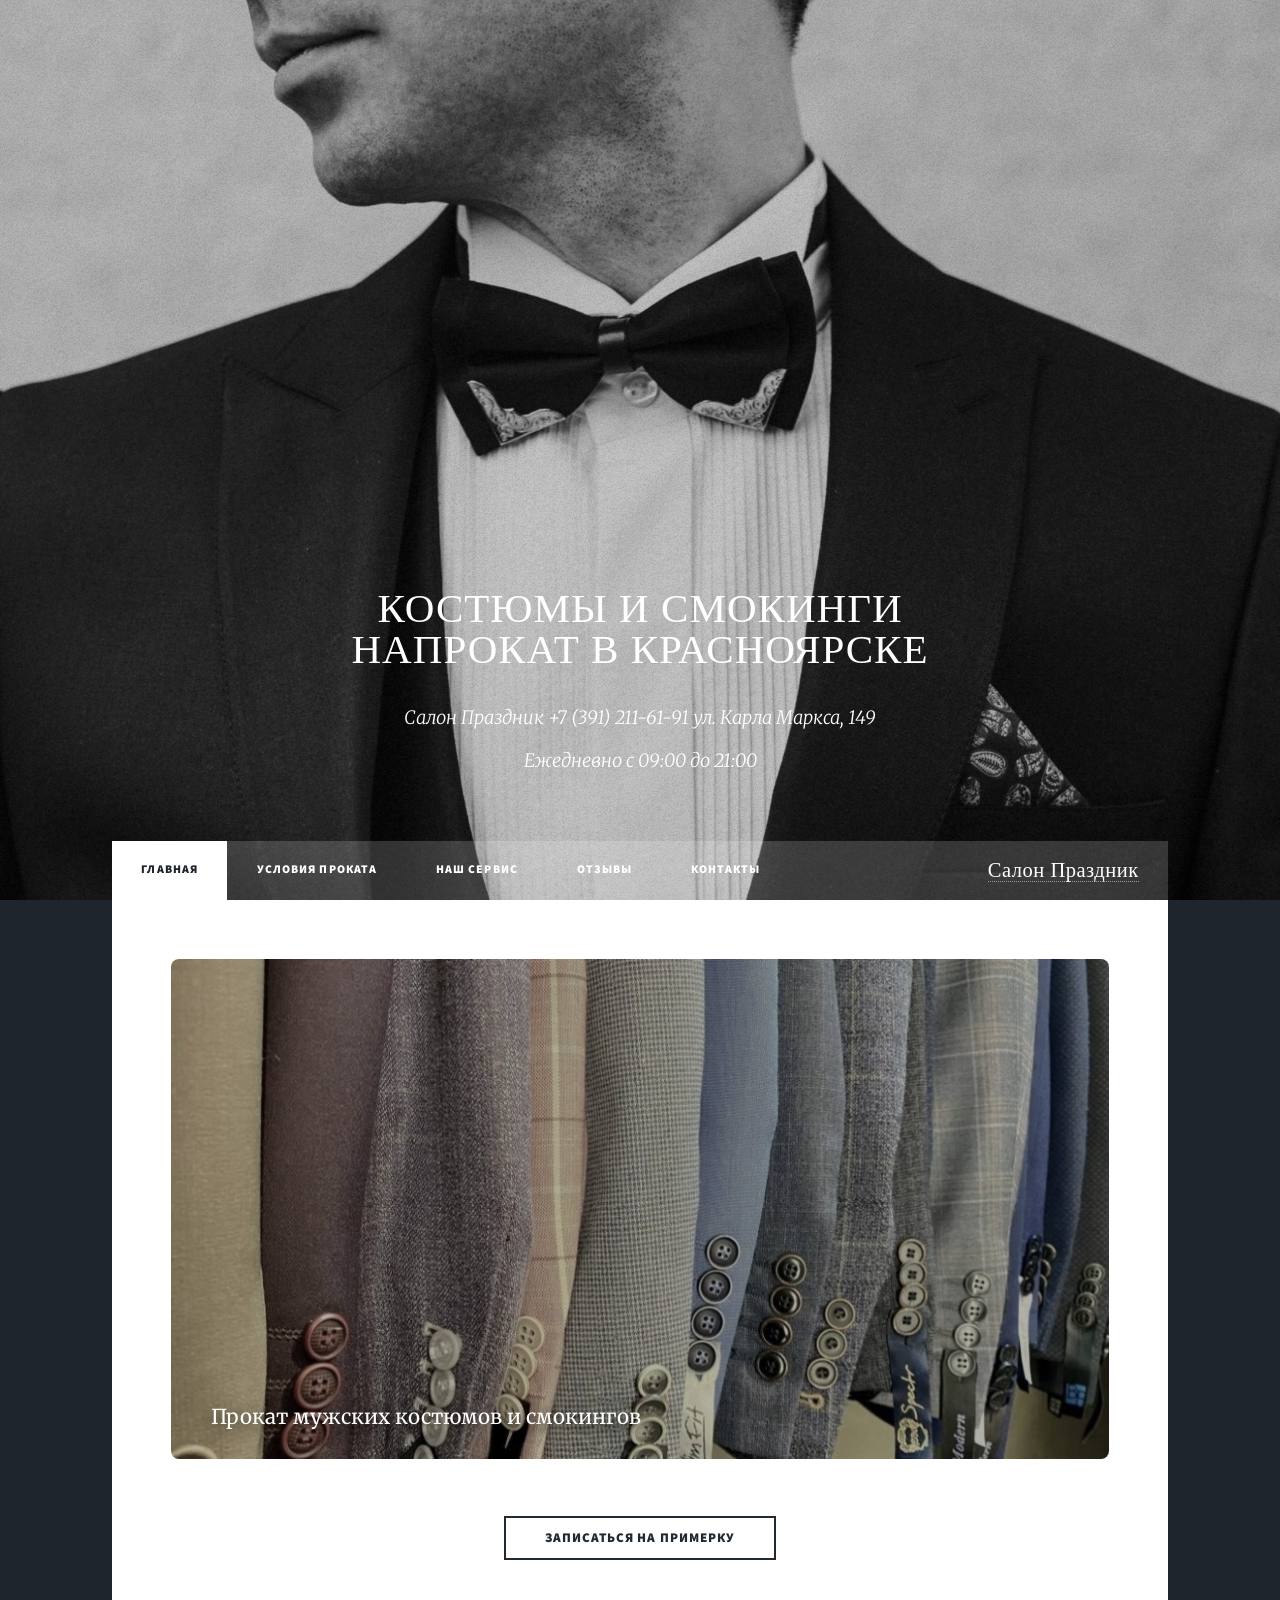
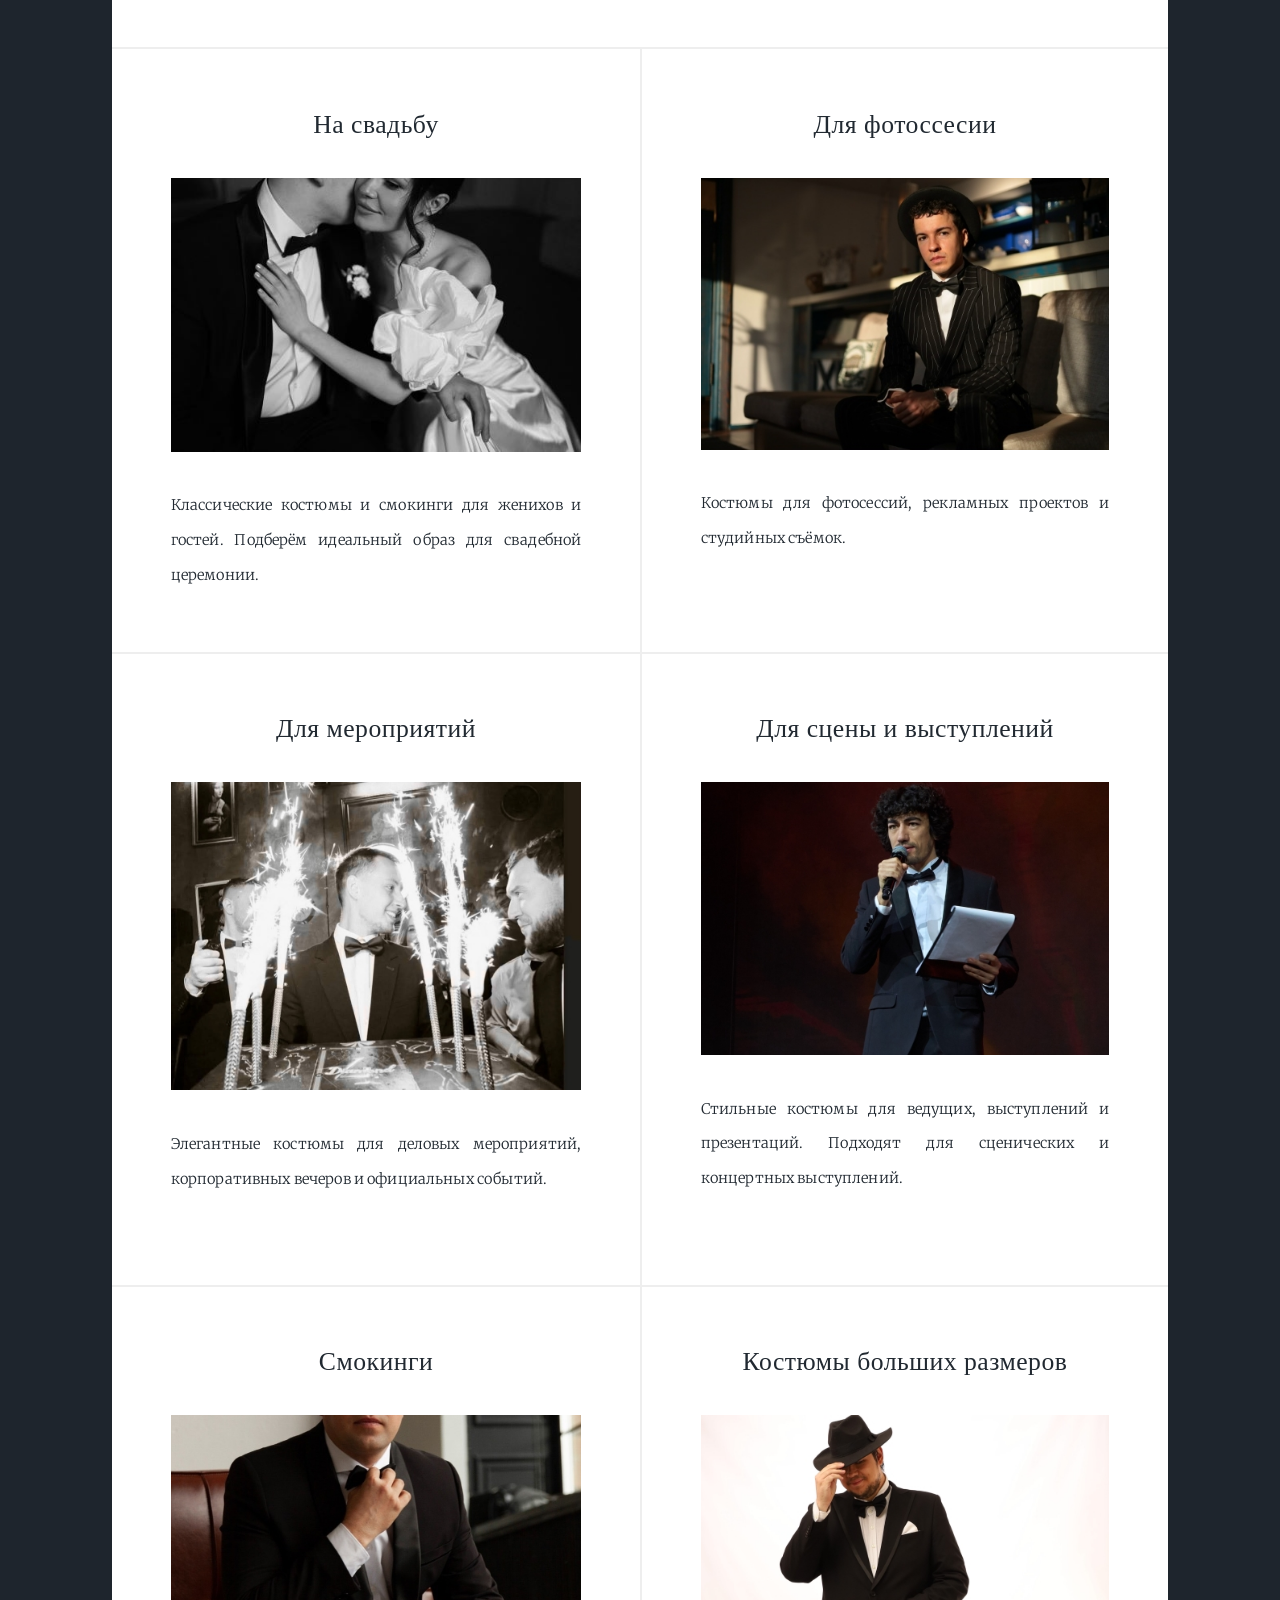
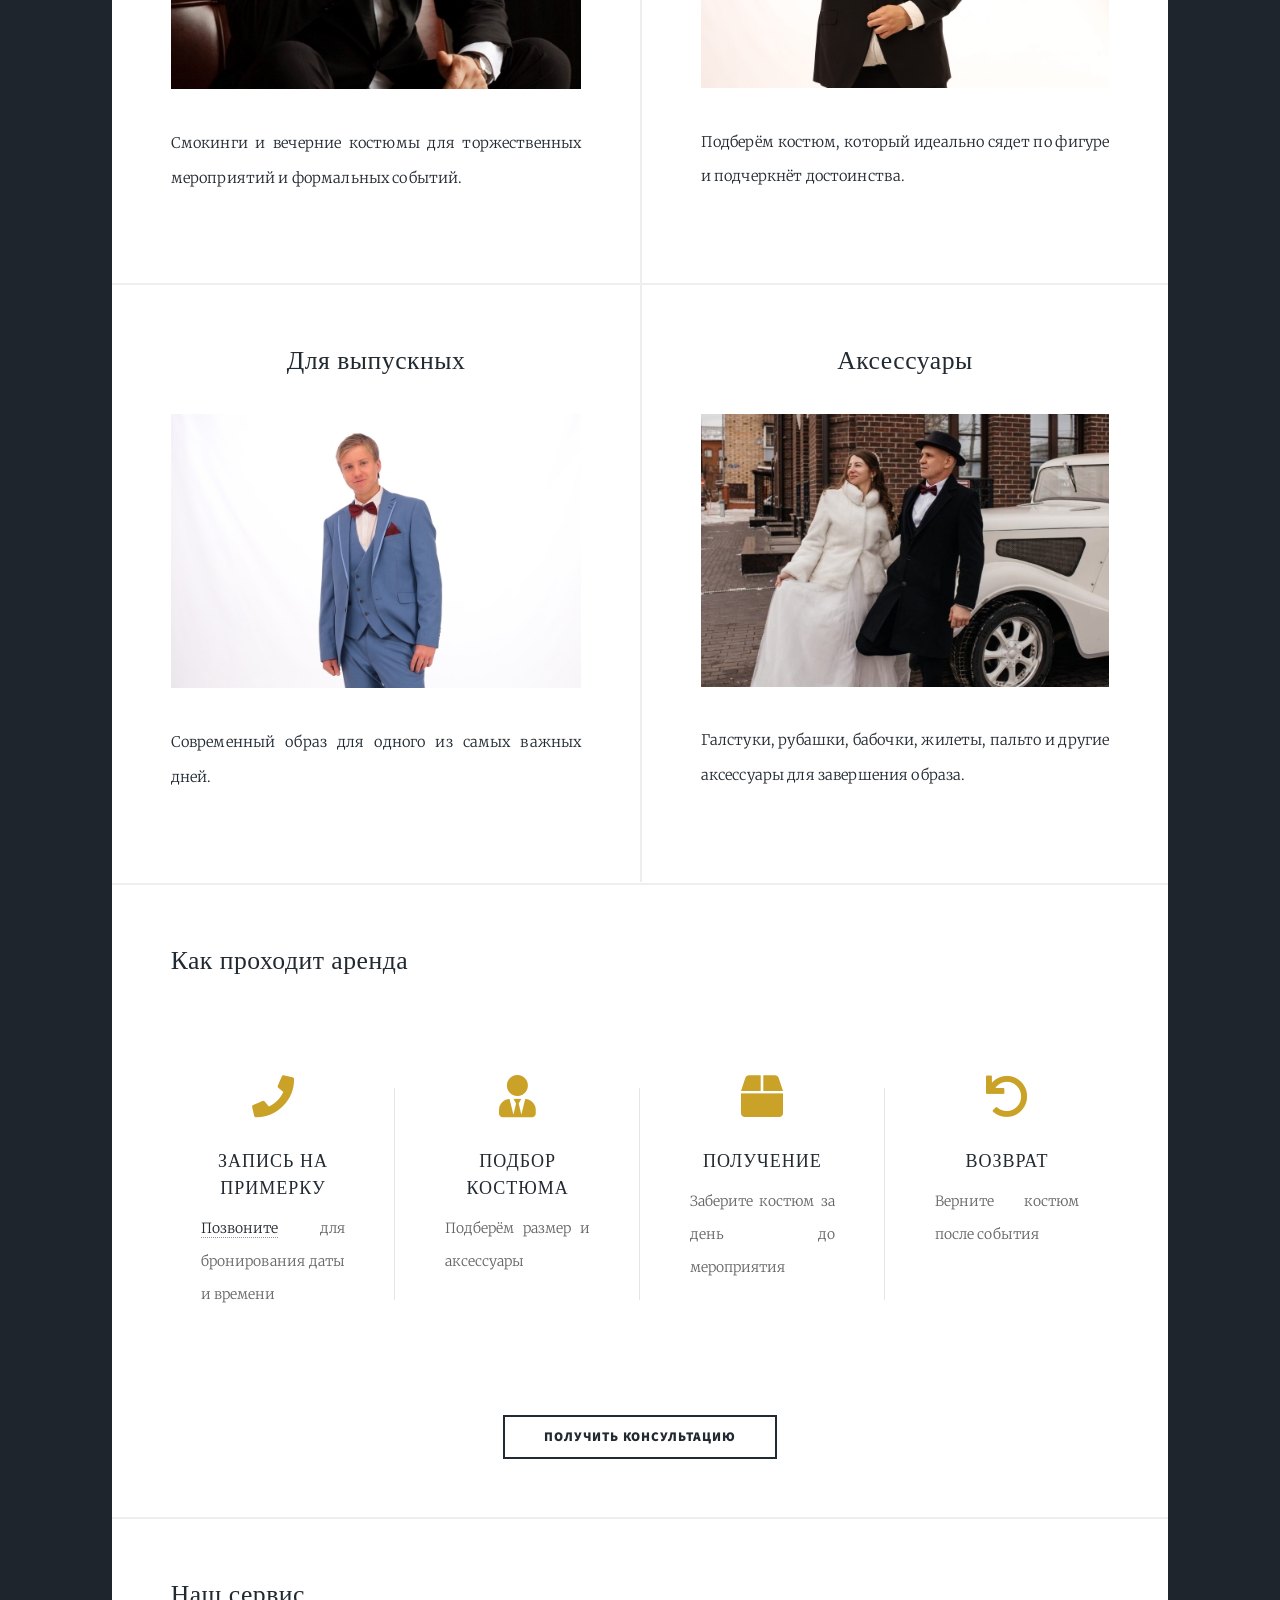
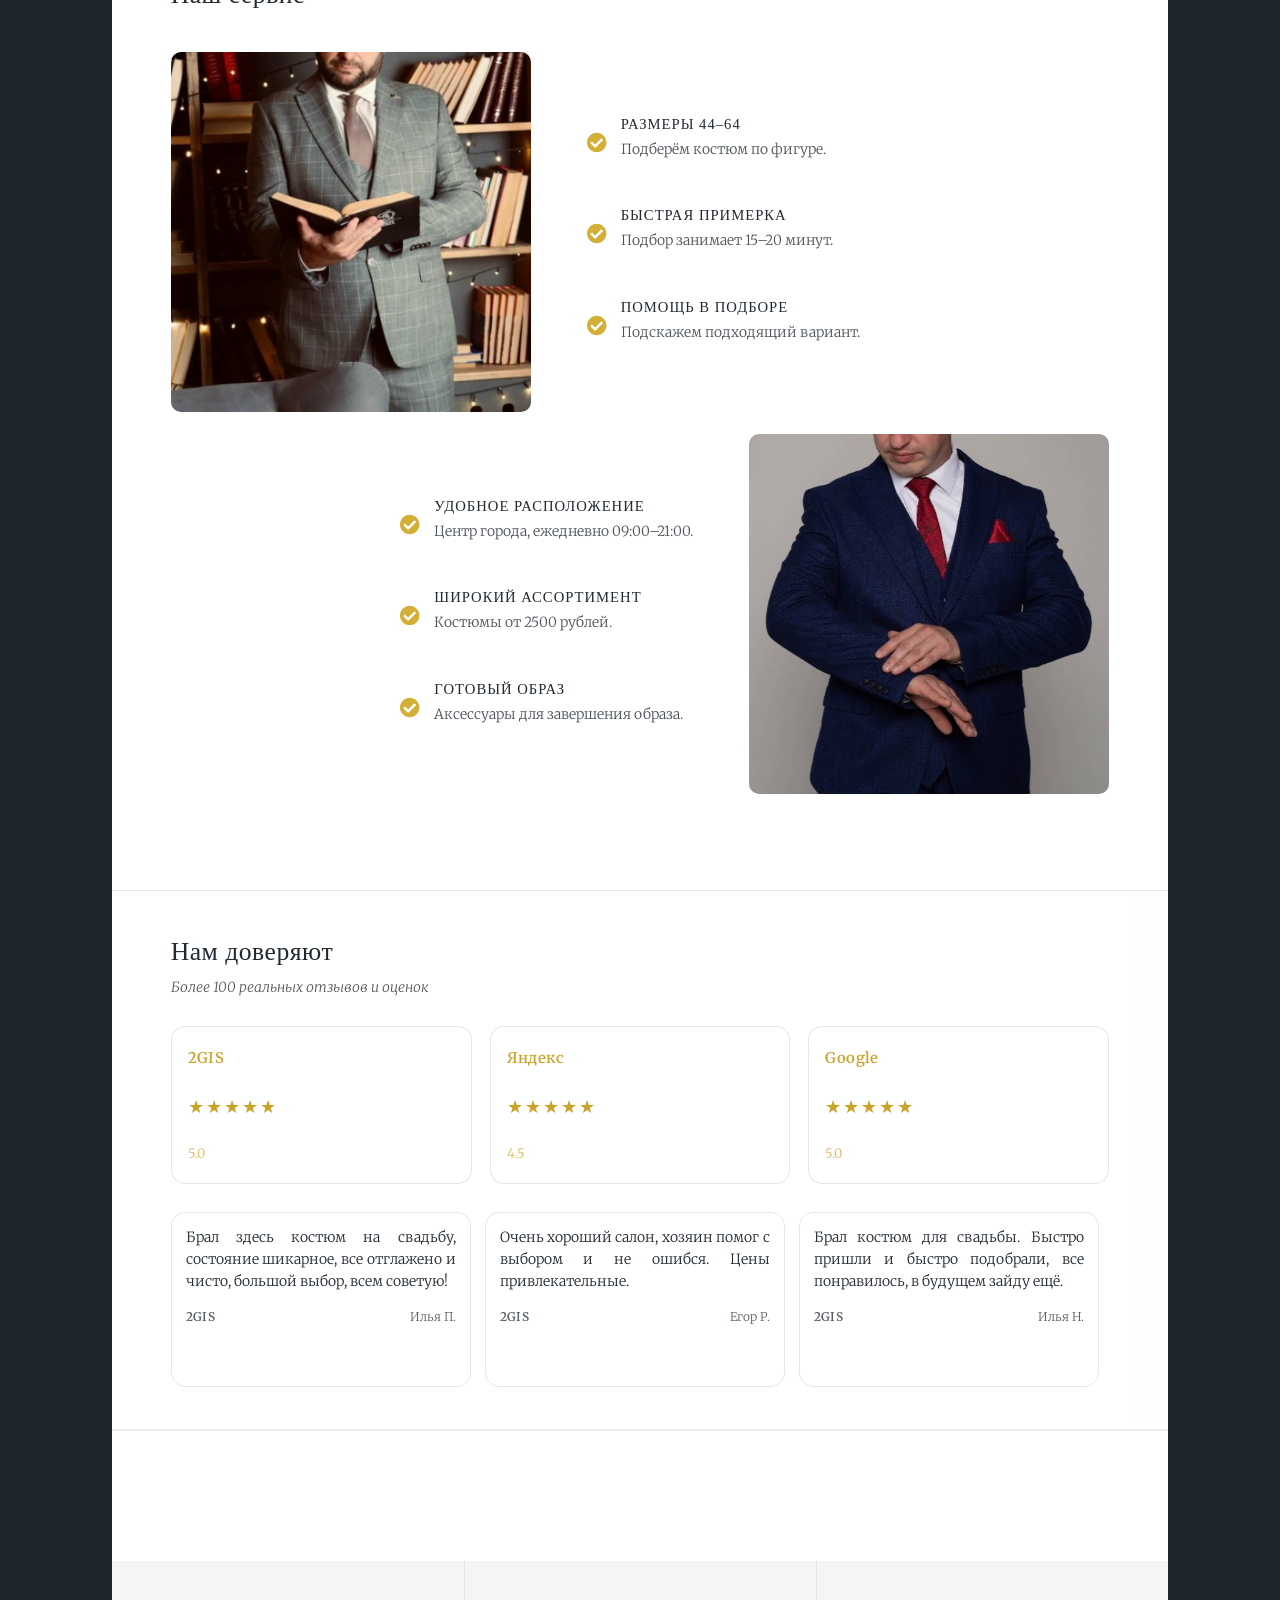
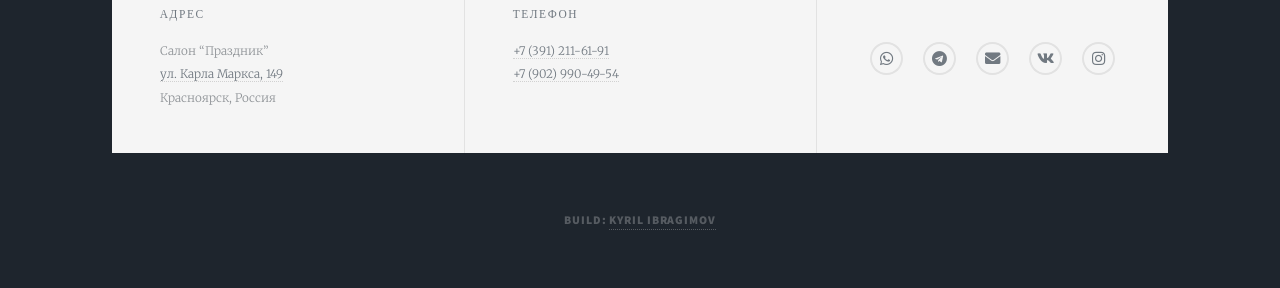
<file: index.html>
<!DOCTYPE HTML>
<html>
	<head>
		<title>Салон Праздник</title>
		<meta charset="utf-8" />
		<meta name="viewport" content="width=device-width, initial-scale=1, user-scalable=no" />
		<link rel="stylesheet" href="assets/css/main.css" />
		<noscript><link rel="stylesheet" href="assets/css/noscript.css" /></noscript>
		<!-- <link href="https://fonts.googleapis.com/css2?family=Playfair+Display:wght@400;500;600&display=swap" rel="stylesheet">
		<link href="https://fonts.googleapis.com/css2?family=Cormorant+Garamond:wght@300;400;500;600&display=swap" rel="stylesheet"> -->
		<title>Прокат мужских костюмов в Красноярске — Салон «Праздник»</title>
		<meta name="description" content="Прокат мужских костюмов и смокингов в Красноярске. Большой выбор, идеальная посадка, примерка по записи. Запишитесь онлайн.">
		<meta name="keywords" content="аренда костюмов, прокат костюмов, мужские костюмы Красноярск, аренда смокинга Красноярск, прокат смокинга Красноярск, костюм на свадьбу Красноярск, взять костюм напрокат Красноярск">

		<!-- Open Graph -->
		<meta property="og:title" content="Салон мужских костюмов «Праздник»">
		<meta property="og:description" content="Прокат и примерка костюмов. Подберём идеальный образ.">
		<meta property="og:image" content="https://prazdnikrent.ru/images/preview.jpg">
		<meta property="og:url" content="https://prazdnikrent.ru">
		<meta property="og:type" content="website">
		
		<!-- favicon 	 -->
		<link rel="icon" type="image/png" href="/favicon-96x96.png" sizes="96x96" />
		<link rel="icon" type="image/svg+xml" href="/favicon.svg" />
		<link rel="shortcut icon" href="/favicon.ico" />
		<link rel="apple-touch-icon" sizes="180x180" href="/apple-touch-icon.png" />
		<meta name="apple-mobile-web-app-title" content="Prazdnik" />
		<link rel="manifest" href="/site.webmanifest" />
	</head>
	<body class="is-preload">

		<!-- Wrapper -->
			<div id="wrapper" class="fade-in">

				<!-- Intro -->
					<div id="intro">
						<h1>Костюмы и смокинги<br />
						напрокат в Красноярске</h1>
						<p>
							<!-- Прокат мужских костюмов и смокингов в Красноярске</a><br /> -->
						Салон Праздник +7 (391) 211-61-91 ул. Карла Маркса, 149</a><br />
						Ежедневно с 09:00 до 21:00</a>
					</p>
						<!-- <ul class="actions">
							<li><a href="#header" class="button icon solid solo fa-arrow-down scrolly">Continue</a></li>
						</ul> -->
					</div>

				<!-- Header -->
					<!-- <header id="header">
						<a href="index.html" class="logo">Прокат мужских костюмов</a>
					</header> -->

				<!-- Nav -->
					<nav id="nav">
						<ul class="links">
							<li class="active"><a href="index.html">Главная</a></li>
							<li><a href="#rent">Условия проката</a></li>
							<li><a href="#benefits">Наш сервис</a></li>
							<li><a href="#trust">Отзывы</a></li>
							<li><a href="#contacts">Контакты</a></li>
						</ul>
						<div class="logo">
							<a href="#top">Салон Праздник</a>
						</div>
					</nav>

				<!-- Main -->
					<div id="main">

						<!-- Featured Post -->
							<article class="post featured">
								<!-- <header class="major"> -->
									<!-- <h2>Салон Праздник<br />
							</a></h2> -->
									<!-- <p>Прокат мужских костюмов и смокингов</p>
								</header> -->
								<div class="hero">
							
								<img src="images/pic01.jpg" alt="Костюмы">

								<div class="hero-text">
									Прокат мужских костюмов и смокингов
								</div>

								</div>
								<!-- <a class="image main"><img src="images/pic01.jpg" alt="" /></a> -->
								<ul class="actions hero-button">
									<li><a href="tel:+73912116191" class="button large">Записаться на примерку</a></li>
									<!-- <li><a href="#booking" class="button large">Записаться на примерку</a></li> -->
								</ul>
							</article>

						<!-- Posts -->
							<section class="posts">
								<article>
									<header>
										<h2><a href="tel:+73912116191">На свадьбу<br />
									</a></h2>
									</header>
									<a class="image fit"><img src="images/pic02.jpg" alt="" /></a>
									<p>Классические костюмы и смокинги для женихов и гостей. Подберём идеальный образ для свадебной церемонии.</p>
							
								</article>
								<article>
									<header>
										<h2><a href="tel:+73912116191" >Для фотоссесии<br />
										</a></h2>
									</header>
									<a class="image fit"><img src="images/pic03.jpg" alt="" /></a>
									<p>Костюмы для фотосессий, рекламных проектов и студийных съёмок.</p>
								</article>
								<article>
									<header>
										<h2><a href="tel:+73912116191">Для мероприятий<br />
										</a></h2>
									</header>
									<a class="image fit"><img src="images/pic04.jpg" alt="" /></a>
									<p>Элегантные костюмы для деловых мероприятий, корпоративных вечеров и официальных событий.</p>
									<ul class="actions special">
									</ul>
								</article>
								<article>
									<header>
										<h2><a href="tel:+73912116191">Для сцены и выступлений<br />
										</a></h2>
									</header>
									<a class="image fit"><img src="images/pic05.jpg" alt="" /></a>
									<p>Стильные костюмы для ведущих, выступлений и презентаций. Подходят для сценических и концертных выступлений.</p>
									<ul class="actions special">
									</ul>
								</article>
								<article>
									<header>
										<h2><a href="tel:+73912116191">Смокинги<br />
										</a></h2>
									</header>
									<a class="image fit"><img src="images/pic06.jpg" alt="" /></a>
									<p>Смокинги и вечерние костюмы для торжественных мероприятий и формальных событий.</p>
									<ul class="actions special">
									</ul>
								</article>
								
								<article>
									<header>
										<h2><a href="tel:+73912116191">Костюмы больших размеров<br />
										</a></h2>
									</header>
									<a class="image fit"><img src="images/pic08.jpg" alt="" /></a>
									<p>Подберём костюм, который идеально сядет по фигуре и подчеркнёт достоинства.</p>
									<ul class="actions special">
									</ul>
								</article>
								<article>
									<header>
										<h2><a href="tel:+73912116191">Для выпускных<br />
										</a></h2>
									</header>
									<a class="image fit"><img src="images/pic09.jpg" alt="" /></a>
									<p>Современный образ для одного из самых важных дней.</p>
									<ul class="actions special">
									</ul>
								</article>
								<article>
									<header>
										<h2><a href="tel:+73912116191">Аксессуары<br />
										</a></h2>
									</header>
									<a class="image fit"><img src="images/pic07.jpg" alt="" /></a>
									<p>Галстуки, рубашки, бабочки, жилеты, пальто и другие аксессуары для завершения образа.</p>
									<ul class="actions special">
									</ul>
								</article>
							</section>
					<section class="process" id="rent">
						<h2>Как проходит аренда</h2>
						<!-- <p>Всего несколько шагов до идеального образа</p> -->

						<div class="steps">

							<div class="step">
							<span class="icon solid fa-phone"></span>
							<h3>Запись на примерку</h3>
							<p><a href="tel:+73912116191">Позвоните</a> для бронирования даты и времени</p>
							</div>

							<div class="step">
							<span class="icon solid fa-user-tie"></span>
							<h3>Подбор костюма</h3>
							<p>Подберём размер и аксессуары</p>
							</div>

							<div class="step">
							<span class="icon solid fa-box"></span>
							<h3>Получение</h3>
							<p>Заберите костюм за день до мероприятия</p>
							</div>

							<div class="step">
							<span class="icon solid fa-undo"></span>
							<h3>Возврат</h3>
							<p>Верните костюм после события</p>
							</div>
						</div>
						<ul class="actions hero-button">
						<li>
							<a href="tel:+73912116191" class="button large">
							Получить консультацию
							</a>
						</li>
						</ul>
					</section>
					<section id="benefits" class="benefits">
						<header class="major">
							<h2>Наш сервис</h2>
						</header>

						<div class="benefit-row benefit-row--left">
							<div class="benefit-image">
							<img src="images/pic12.jpg" alt="Свадебные костюмы">
							</div>

							<div class="benefit-points">
							<div class="benefit-point">
								<span class="icon solid fa-check-circle"></span>
								<div>
								<h3>Размеры 44–64</h3>
								<p>Подберём костюм по фигуре.</p>
								</div>
							</div>

							<div class="benefit-point">
								<span class="icon solid fa-check-circle"></span>
								<div>
								<h3>Быстрая примерка</h3>
								<p>Подбор занимает 15–20 минут.</p>
								</div>
							</div>

							<div class="benefit-point">
									<span class="icon solid fa-check-circle"></span>
								<div>
								<h3>Помощь в подборе</h3>
								<p>Подскажем подходящий вариант.</p>
								</div>
							</div>
							</div>
							
						</div>

						<div class="benefit-row benefit-row--right">
							<div class="benefit-points">
							<div class="benefit-point">
								<span class="icon solid fa-check-circle"></span>
								<div>
								<h3>Удобное расположение</h3>
								<p>Центр города, ежедневно 09:00–21:00.</p>
								</div>
							</div>

							<div class="benefit-point">
									<span class="icon solid fa-check-circle"></span>
								<div>
								<h3>Широкий ассортимент</h3>
								<p>Костюмы от 2500 рублей.</p>
								</div>
							</div>

							<div class="benefit-point">
								<span class="icon solid fa-check-circle"></span>
								<div>
								<h3>Готовый образ</h3>
								<p>Аксессуары для завершения образа.</p>
								</div>
							</div>
							</div>

							<div class="benefit-image">
							<img src="images/pic13.jpg" alt="Костюмы в салоне">
							</div>
						</div>
					</section>

					<section id="trust" class="trust">
					<header class="major">
						<h2>Нам доверяют</h2>
						 <p class="trust__summary">Более 100 реальных отзывов и оценок</p>
					</header>

					<div class="trust__badges">
						<a class="trust__badge" href="https://2gis.ru/krasnoyarsk/firm/70000001041666541/tab/reviews" target="_blank" rel="noopener">
						<span class="trust__logo">2GIS</span>
						<span class="trust__stars" aria-label="Рейтинг 5 из 5">★★★★★</span>
						<span class="trust__meta">5.0</span>
						</a>

						<a class="trust__badge" href="https://yandex.ru/maps/org/prazdnik/83138844755/reviews/" target="_blank" rel="noopener">
						<span class="trust__logo">Яндекс</span>
						<span class="trust__stars" aria-label="Рейтинг 4.5 из 5">★★★★★</span>
						<span class="trust__meta">4.5</span>
						</a>

					    <a href="https://www.google.com/maps/place/@56.009293,92.8386435,15z/data=!4m17!1m7!3m6!1s0x5cd7ae0d39de3a0b:0xbedc901a35890646!2z0J_RgNCw0LfQtNC90LjQuiwg0YHQsNC70L7QvSDQv9GA0L7QutCw0YLQsCDQvNGD0LbRgdC60LjRhSDQutC-0YHRgtGO0LzQvtCyINC4INGB0LzQvtC60LjQvdCz0L7Qsg!8m2!3d56.009293!4d92.856153!16s%2Fg%2F12qf68w5v!3m8!1s0x5cd7ae0d39de3a0b:0xbedc901a35890646!8m2!3d56.009293!4d92.856153!9m1!1b1![base64]!16s%2Fg%2F12qf68w5v?entry=ttu&g_ep=EgoyMDI2MDMyNC4wIKXMDSoASAFQAw%3D%3D" class="trust__badge" target="_blank" rel="noopener noreferrer">
     					<span class="trust__logo">Google</span>
     					<span class="trust__stars">★★★★★</span>
      					<span class="trust__meta">5.0</span>
    					</a>
					</div>

					<div class="trust__slider" aria-label="Отзывы клиентов (пролистывание)">
						<article class="trust__card">
						<p>Брал здесь костюм на свадьбу, состояние шикарное, все отглажено и чисто, большой выбор, всем советую!</p>
						<div class="trust__who">
							<span class="trust__src">2GIS</span>
							<span class="trust__name">Илья П.</span>
						</div>
						</article>

						<article class="trust__card">
						<p>Очень хороший салон, хозяин помог с выбором и не ошибся. Цены привлекательные.</p>
						<div class="trust__who">
							<span class="trust__src">2GIS</span>
							<span class="trust__name">Егор Р.</span>
						</div>
						</article>

						<article class="trust__card">
						<p>Брал костюм для свадьбы. Быстро пришли и быстро подобрали, все понравилось, в будущем зайду ещё.</p>
						<div class="trust__who">
							<span class="trust__src">2GIS</span>
							<span class="trust__name">Илья Н.</span>
						</div>
						</article>

						<article class="trust__card">
						<p>Отличный салон. Брал здесь костюм двойку на свадьбу. Одели меня с иголочки, ещё и подобрали туфли с галстуком. Вся одежда идеально чистая и ухоженная!</p>
						<div class="trust__who">
							<span class="trust__src">2GIS</span>
							<span class="trust__name">​Николай Х.</span>
						</div>
						</article>

						<article class="trust__card">
						<p>Брали мужу смокинг на свадебную фотосессию. Выбор большой, подобрали очень быстро. Все качественно.</p>
						<div class="trust__who">
							<span class="trust__src">2GIS</span>
							<span class="trust__name">Ольга</span>
						</div>
						</article>
					</div>

					<!-- <ul class="actions">
						<li><a class="button" href="https://2gis.ru/krasnoyarsk/firm/70000001041666541/tab/reviews" target="_blank" rel="noopener">Все отзывы в 2GIS</a></li>
						<li><a class="button" href="https://yandex.ru/maps/org/prazdnik/83138844755/reviews/" target="_blank" rel="noopener">Все отзывы в Яндекс</a></li>
					</ul> -->
					</section>
				</section>
						<!-- Footer -->
							<footer>
								<div class="pagination">
								
								</div>
							</footer>

					</div>

				<!-- Footer -->
					<footer id="footer">
						<!-- <section id="booking">
							<form method="post" id="booking-form" action="#">
								<div class="fields">
									<div class="field">
										<label for="name">Имя</label>
										<input type="text" name="name" id="name" required/>
									</div>

									<div class="field">
										<label for="phone">Телефон</label>						
										<input
											type="tel"
											name="phone"
											id="phone"
											placeholder="+7 (___) ___-__-__"
											maxlength="18"
											required
										/>
									</div>
									 <div class="field">
									<label for="date">Дата примерки</label>
									<input type="date" name="date" id="date" required />
									</div>

									<div class="field">
									<label for="time">Время примерки</label>
									<select name="time" id="time" required>
										<option value="">Выберите время</option>
										<option>09:00</option>
										<option>09:30</option>
										<option>10:00</option>
										<option>10:30</option>
										<option>11:00</option>
										<option>11:30</option>
										<option>12:00</option>
										<option>12:30</option>
										<option>13:00</option>
										<option>13:30</option>
										<option>14:00</option>
										<option>14:30</option>
										<option>15:00</option>
										<option>15:30</option>
										<option>16:00</option>
										<option>16:30</option>
										<option>17:00</option>
										<option>17:30</option>
										<option>18:00</option>
										<option>18:30</option>
										<option>19:00</option>
										<option>19:30</option>
										<option>20:00</option>
										<option>20:30</option>
									</select>
									</div>
								</div>
								<ul class="actions">
									<li><input type="submit" value="Записаться на примерку" /></li>
								</ul>
								<p id="form-message" class="form-message" aria-live="polite"></p>
							</form>
						</section> -->
				<section class="split contact" id="contacts">
					<section>
						<h3>Адрес</h3>
						<p>
							Салон “Праздник”<br>
							<a href="https://yandex.ru/maps/?text=Карла%20Маркса%20149%20Красноярск">ул. Карла Маркса, 149</a><br>
							Красноярск, Россия
						</p>
					</section>

					<section>
						<h3>Телефон</h3>
						<p>
							<a href="tel:+73912116191">+7 (391) 211-61-91</a><br>
							<a href="tel:+79029904954">+7 (902) 990-49-54</a>
						</p>
					</section>

					<section class="contact-social">
						<ul class="icons alt">
							<li><a href="https://wa.me/+79029904954" class="icon brands fa-whatsapp"><span class="label">WhatsApp</span></a></li>
							<li><a href="https://t.me/+79029904954" class="icon brands fa-telegram"><span class="label">Telegram</span></a></li>
							<li><a href="mailto:prazdniki24@yandex.ru" class="icon solid fa-envelope"><span class="label">Email</span></a></li>
							<li><a href="https://vk.com/prazdnikgroup" class="icon brands fa-vk"><span class="label">VK</span></a></li>
							<li><a href="https://www.instagram.com/kostumnaprokat24" class="icon brands fa-instagram"><span class="label">Instagram</span></a></li>
						</ul>
					</section>
				</section>
					</footer>

				<!-- Copyright -->
					<div id="copyright">
						<ul><li>Build: <a href="https://kyrilibragimov.com">Kyril Ibragimov</a></li></ul>
					</div>

			</div>

		<!-- Scripts -->
			<script src="assets/js/jquery.min.js"></script>
			<script src="assets/js/jquery.scrollex.min.js"></script>
			<script src="assets/js/jquery.scrolly.min.js"></script>
			<script src="assets/js/browser.min.js"></script>
			<script src="assets/js/breakpoints.min.js"></script>
			<script src="assets/js/util.js"></script>
			<script src="assets/js/main.js"></script>

			<script>
			(function () {
				const rail = document.querySelector('.trust__slider');
				if (!rail) return;

				rail.addEventListener('wheel', (e) => {
				// if user scrolls vertically, move horizontally
				if (Math.abs(e.deltaY) > Math.abs(e.deltaX)) {
					rail.scrollLeft += e.deltaY;
					e.preventDefault();
				}
				}, { passive: false });
			})();
			</script>

			<!-- <script>
			const phoneInput = document.getElementById('phone');

			phoneInput.addEventListener('input', function (e) {
				let x = this.value.replace(/\D/g, '');

				if (x.startsWith('8')) x = '7' + x.slice(1);
				if (!x.startsWith('7')) x = '7' + x;

				x = x.substring(0, 11);

				let formatted = '+7';
				if (x.length > 1) formatted += ' (' + x.substring(1, 4);
				if (x.length >= 5) formatted += ') ' + x.substring(4, 7);
				if (x.length >= 8) formatted += '-' + x.substring(7, 9);
				if (x.length >= 10) formatted += '-' + x.substring(9, 11);

				this.value = formatted;
			});

			phoneInput.addEventListener('blur', function () {
				const digits = this.value.replace(/\D/g, '');
				if (digits.length !== 11) {
				this.setCustomValidity('Введите телефон в формате +7 (999) 123-45-67');
				} else {
				this.setCustomValidity('');
				}
			});
			</script> -->

			<script>
			const dateInput = document.getElementById('date');
			const today = new Date().toISOString().split('T')[0];
			dateInput.setAttribute('min', today);
			</script>

			<script>
			document.addEventListener('DOMContentLoaded', function () {
				const elements = document.querySelectorAll(
				'#main > section, #main > article, .post, .benefits, #trust, #contact'
				);

				elements.forEach((el, index) => {
				el.classList.add('reveal');
				if (index % 2 === 1) {
					el.classList.add('reveal--slow');
				}
				});

				const observer = new IntersectionObserver((entries, obs) => {
				entries.forEach(entry => {
					if (entry.isIntersecting) {
					entry.target.classList.add('is-visible');
					obs.unobserve(entry.target);
					}
				});
				}, {
				threshold: 0.12
				});

				elements.forEach(el => observer.observe(el));
			});
			</script>

			<!-- <script>
			const bookingForm = document.getElementById("booking-form");
			const formMessage = document.getElementById("form-message");

			let messageTimeout;

			function showFormMessage(text, type = "success") {
				clearTimeout(messageTimeout);

				formMessage.textContent = text;
				formMessage.classList.remove("success", "error", "show");
				formMessage.classList.add(type);

				void formMessage.offsetWidth;
				formMessage.classList.add("show");

				messageTimeout = setTimeout(() => {
				formMessage.classList.remove("show");
				}, 5000);
			}

			if (bookingForm) {
				bookingForm.addEventListener("submit", async function (e) {
				e.preventDefault();

				const formData = new FormData(bookingForm);

				const payload = {
					name: formData.get("name"),
					phone: formData.get("phone"),
					date: formData.get("date"),
					time: formData.get("time")
				};

				try {
					const response = await fetch("/api/booking", {
					method: "POST",
					headers: {
						"Content-Type": "application/json"
					},
					body: JSON.stringify(payload)
					});

					const result = await response.json();

					if (!response.ok) {
					throw new Error(result.error || "Ошибка отправки");
					}

					bookingForm.reset();

					showFormMessage(
					"Спасибо! Заявка отправлена. Мы свяжемся с вами для подтверждения примерки.",
					"success"
					);
				} catch (error) {
					console.error(error);

					showFormMessage(
					"Не удалось отправить заявку. Попробуйте позже.",
					"error"
					);
				}
				});
			}
			</script> -->
	</body>
</html>
</file>
<file: assets/css/main.css>
@import url(fontawesome-all.min.css);
@import url("https://fonts.googleapis.com/css?family=Merriweather:300,700,300italic,700italic|Source+Sans+Pro:900");

/*
	Massively by HTML5 UP
	html5up.net | @ajlkn
	Free for personal and commercial use under the CCA 3.0 license (html5up.net/license)
*/

html, body, div, span, applet, object,
iframe, h1, h2, h3, h4, h5, h6, p, blockquote,
pre, a, abbr, acronym, address, big, cite,
code, del, dfn, em, img, ins, kbd, q, s, samp,
small, strike, strong, sub, sup, tt, var, b,
u, i, center, dl, dt, dd, ol, ul, li, fieldset,
form, label, legend, table, caption, tbody,
tfoot, thead, tr, th, td, article, aside,
canvas, details, embed, figure, figcaption,
footer, header, hgroup, menu, nav, output, ruby,
section, summary, time, mark, audio, video {
	margin: 0;
	padding: 0;
	border: 0;
	font-size: 100%;
	font: inherit;
	vertical-align: baseline;}

article, aside, details, figcaption, figure,
footer, header, hgroup, menu, nav, section {
	display: block;}

body {
	line-height: 1;
}

ol, ul {
	list-style: none;
}

blockquote, q {
	quotes: none;
}

	blockquote:before, blockquote:after, q:before, q:after {
		content: '';
		content: none;
	}

table {
	border-collapse: collapse;
	border-spacing: 0;
}

body {
	-webkit-text-size-adjust: none;
}

mark {
	background-color: transparent;
	color: inherit;
}

input::-moz-focus-inner {
	border: 0;
	padding: 0;
}

input, select, textarea {
	-moz-appearance: none;
	-webkit-appearance: none;
	-ms-appearance: none;
	appearance: none;
}

/* Basic */

	@-ms-viewport {
		width: device-width;
	}

	body {
		-ms-overflow-style: scrollbar;
	}

	@media screen and (max-width: 480px) {

		html, body {
			min-width: 320px;
		}

	}

	html {
		box-sizing: border-box;
	}

	*, *:before, *:after {
		box-sizing: inherit;
	}

	body {
		background-color: #1e252d;
	}

		body.is-preload *, body.is-preload *:before, body.is-preload *:after {
			-moz-animation: none !important;
			-webkit-animation: none !important;
			-ms-animation: none !important;
			animation: none !important;
			-moz-transition: none !important;
			-webkit-transition: none !important;
			-ms-transition: none !important;
			transition: none !important;
		}

/* Type */

	html {
		font-size: 16pt;
	}

		@media screen and (max-width: 1680px) {

			html {
				font-size: 12pt;
			}

		}

		@media screen and (max-width: 1280px) {

			html {
				font-size: 11pt;
			}

		}

		@media screen and (max-width: 360px) {

			html {
				font-size: 10pt;
			}

		}

	body {
		color: #212931;
	}

	body, input, select, textarea {
		font-family: "Merriweather", Georgia, serif;
		font-weight: 300;
		font-size: 1rem;
		line-height: 2.375;
	}

	a {
		-moz-transition: color 0.2s ease-in-out, background-color 0.2s ease-in-out, border-color 0.2s ease-in-out, box-shadow 0.2s ease-in-out;
		-webkit-transition: color 0.2s ease-in-out, background-color 0.2s ease-in-out, border-color 0.2s ease-in-out, box-shadow 0.2s ease-in-out;
		-ms-transition: color 0.2s ease-in-out, background-color 0.2s ease-in-out, border-color 0.2s ease-in-out, box-shadow 0.2s ease-in-out;
		transition: color 0.2s ease-in-out, background-color 0.2s ease-in-out, border-color 0.2s ease-in-out, box-shadow 0.2s ease-in-out;
		border-bottom: dotted 1px;
		text-decoration: none;
	}

		a:hover {
			border-bottom-color: transparent;
		}

	strong, b {
		font-weight: 600;
	}

	em, i {
		font-style: italic;
	}

	p {
		text-align: justify;
		margin: 0 0 2rem 0;
	}

	h1, h2, h3, h4, h5, h6 {
		/* Тут шрифт */
font-family: 'Cormorant Garamond', serif;
  font-weight: 500;
  letter-spacing: 1px;
		/* font-weight: 900; */
		line-height: 1.5;
		/* letter-spacing: 0.075em; */
		text-transform: uppercase;
		margin: 0 0 1rem 0;
	}

		h1 a, h2 a, h3 a, h4 a, h5 a, h6 a {
			border-bottom: 0;
			color: inherit;
			text-decoration: none;
		}

	h1 {
		font-size: 4rem;
		line-height: 1.1;
		margin: 0 0 2rem 0;
	}

	h2 {
		font-size: 1.75rem;
		line-height: 1.3;
		margin: 0 0 1.5rem 0;
	}

	h3 {
		font-size: 1.25rem;
		margin: 0 0 1.5rem 0;
	}

	h4 {
		font-size: 1rem;
	}

	h5 {
		font-size: 0.9rem;
	}

	h6 {
		font-size: 0.8rem;
	}

	sub {
		font-size: 0.8rem;
		position: relative;
		top: 0.5rem;
	}

	sup {
		font-size: 0.8rem;
		position: relative;
		top: -0.5rem;
	}

	blockquote {
		border-left: solid 4px;
		font-style: italic;
		margin: 0 0 2rem 0;
		padding: 0.5rem 0 0.5rem 2rem;
	}

	code {
		border: solid 2px;
		font-family: "Courier New", monospace;
		font-size: 0.9rem;
		margin: 0 0.25rem;
		padding: 0.25rem 0.65rem;
	}

	pre {
		-webkit-overflow-scrolling: touch;
		font-family: "Courier New", monospace;
		font-size: 0.9rem;
		margin: 0 0 2rem 0;
	}

		pre code {
			display: block;
			line-height: 1.75;
			padding: 1rem 1.5rem;
			overflow-x: auto;
		}

	hr {
		border: 0;
		border-bottom: solid 2px;
		margin: 3rem 0;
	}

		hr.major {
			margin: 5rem 0;
		}

	.align-left {
		text-align: left;
	}

	.align-center {
		text-align: center;
	}

	.align-right {
		text-align: right;
	}

	input, select, textarea {
		color: #212931;
	}

	a {
		color: #212931;
		border-bottom-color: rgba(33, 41, 49, 0.5);
	}

		a:hover {
			border-bottom-color: transparent;
			color: #F0C75E !important;
		}

	strong, b {
		color: #212931;
	}

	h1, h2, h3, h4, h5, h6 {
		color: #212931;
	}

	blockquote {
		border-left-color: #eeeeee;
	}

	code {
		background: rgba(220, 220, 220, 0.25);
		border-color: #eeeeee;
	}

	hr {
		border-bottom-color: #eeeeee;
	}

/* Row */

	.row {
		display: flex;
		flex-wrap: wrap;
		box-sizing: border-box;
		align-items: stretch;
	}

		.row > * {
			box-sizing: border-box;
		}

		.row.gtr-uniform > * > :last-child {
			margin-bottom: 0;
		}

		.row.aln-left {
			justify-content: flex-start;
		}

		.row.aln-center {
			justify-content: center;
		}

		.row.aln-right {
			justify-content: flex-end;
		}

		.row.aln-top {
			align-items: flex-start;
		}

		.row.aln-middle {
			align-items: center;
		}

		.row.aln-bottom {
			align-items: flex-end;
		}

		.row > .imp {
			order: -1;
		}

		.row > .col-1 {
			width: 8.33333%;
		}

		.row > .off-1 {
			margin-left: 8.33333%;
		}

		.row > .col-2 {
			width: 16.66667%;
		}

		.row > .off-2 {
			margin-left: 16.66667%;
		}

		.row > .col-3 {
			width: 25%;
		}

		.row > .off-3 {
			margin-left: 25%;
		}

		.row > .col-4 {
			width: 33.33333%;
		}

		.row > .off-4 {
			margin-left: 33.33333%;
		}

		.row > .col-5 {
			width: 41.66667%;
		}

		.row > .off-5 {
			margin-left: 41.66667%;
		}

		.row > .col-6 {
			width: 50%;
		}

		.row > .off-6 {
			margin-left: 50%;
		}

		.row > .col-7 {
			width: 58.33333%;
		}

		.row > .off-7 {
			margin-left: 58.33333%;
		}

		.row > .col-8 {
			width: 66.66667%;
		}

		.row > .off-8 {
			margin-left: 66.66667%;
		}

		.row > .col-9 {
			width: 75%;
		}

		.row > .off-9 {
			margin-left: 75%;
		}

		.row > .col-10 {
			width: 83.33333%;
		}

		.row > .off-10 {
			margin-left: 83.33333%;
		}

		.row > .col-11 {
			width: 91.66667%;
		}

		.row > .off-11 {
			margin-left: 91.66667%;
		}

		.row > .col-12 {
			width: 100%;
		}

		.row > .off-12 {
			margin-left: 100%;
		}

		.row.gtr-0 {
			margin-top: 0;
			margin-left: 0rem;
		}

			.row.gtr-0 > * {
				padding: 0 0 0 0rem;
			}

			.row.gtr-0.gtr-uniform {
				margin-top: 0rem;
			}

				.row.gtr-0.gtr-uniform > * {
					padding-top: 0rem;
				}

		.row.gtr-25 {
			margin-top: 0;
			margin-left: -0.375rem;
		}

			.row.gtr-25 > * {
				padding: 0 0 0 0.375rem;
			}

			.row.gtr-25.gtr-uniform {
				margin-top: -0.375rem;
			}

				.row.gtr-25.gtr-uniform > * {
					padding-top: 0.375rem;
				}

		.row.gtr-50 {
			margin-top: 0;
			margin-left: -0.75rem;
		}

			.row.gtr-50 > * {
				padding: 0 0 0 0.75rem;
			}

			.row.gtr-50.gtr-uniform {
				margin-top: -0.75rem;
			}

				.row.gtr-50.gtr-uniform > * {
					padding-top: 0.75rem;
				}

		.row {
			margin-top: 0;
			margin-left: -1.5rem;
		}

			.row > * {
				padding: 0 0 0 1.5rem;
			}

			.row.gtr-uniform {
				margin-top: -1.5rem;
			}

				.row.gtr-uniform > * {
					padding-top: 1.5rem;
				}

		.row.gtr-150 {
			margin-top: 0;
			margin-left: -2.25rem;
		}

			.row.gtr-150 > * {
				padding: 0 0 0 2.25rem;
			}

			.row.gtr-150.gtr-uniform {
				margin-top: -2.25rem;
			}

				.row.gtr-150.gtr-uniform > * {
					padding-top: 2.25rem;
				}

		.row.gtr-200 {
			margin-top: 0;
			margin-left: -3rem;
		}

			.row.gtr-200 > * {
				padding: 0 0 0 3rem;
			}

			.row.gtr-200.gtr-uniform {
				margin-top: -3rem;
			}

				.row.gtr-200.gtr-uniform > * {
					padding-top: 3rem;
				}

		@media screen and (max-width: 1680px) {

			.row {
				display: flex;
				flex-wrap: wrap;
				box-sizing: border-box;
				align-items: stretch;
			}

				.row > * {
					box-sizing: border-box;
				}

				.row.gtr-uniform > * > :last-child {
					margin-bottom: 0;
				}

				.row.aln-left {
					justify-content: flex-start;
				}

				.row.aln-center {
					justify-content: center;
				}

				.row.aln-right {
					justify-content: flex-end;
				}

				.row.aln-top {
					align-items: flex-start;
				}

				.row.aln-middle {
					align-items: center;
				}

				.row.aln-bottom {
					align-items: flex-end;
				}

				.row > .imp-xlarge {
					order: -1;
				}

				.row > .col-1-xlarge {
					width: 8.33333%;
				}

				.row > .off-1-xlarge {
					margin-left: 8.33333%;
				}

				.row > .col-2-xlarge {
					width: 16.66667%;
				}

				.row > .off-2-xlarge {
					margin-left: 16.66667%;
				}

				.row > .col-3-xlarge {
					width: 25%;
				}

				.row > .off-3-xlarge {
					margin-left: 25%;
				}

				.row > .col-4-xlarge {
					width: 33.33333%;
				}

				.row > .off-4-xlarge {
					margin-left: 33.33333%;
				}

				.row > .col-5-xlarge {
					width: 41.66667%;
				}

				.row > .off-5-xlarge {
					margin-left: 41.66667%;
				}

				.row > .col-6-xlarge {
					width: 50%;
				}

				.row > .off-6-xlarge {
					margin-left: 50%;
				}

				.row > .col-7-xlarge {
					width: 58.33333%;
				}

				.row > .off-7-xlarge {
					margin-left: 58.33333%;
				}

				.row > .col-8-xlarge {
					width: 66.66667%;
				}

				.row > .off-8-xlarge {
					margin-left: 66.66667%;
				}

				.row > .col-9-xlarge {
					width: 75%;
				}

				.row > .off-9-xlarge {
					margin-left: 75%;
				}

				.row > .col-10-xlarge {
					width: 83.33333%;
				}

				.row > .off-10-xlarge {
					margin-left: 83.33333%;
				}

				.row > .col-11-xlarge {
					width: 91.66667%;
				}

				.row > .off-11-xlarge {
					margin-left: 91.66667%;
				}

				.row > .col-12-xlarge {
					width: 100%;
				}

				.row > .off-12-xlarge {
					margin-left: 100%;
				}

				.row.gtr-0 {
					margin-top: 0;
					margin-left: 0rem;
				}

					.row.gtr-0 > * {
						padding: 0 0 0 0rem;
					}

					.row.gtr-0.gtr-uniform {
						margin-top: 0rem;
					}

						.row.gtr-0.gtr-uniform > * {
							padding-top: 0rem;
						}

				.row.gtr-25 {
					margin-top: 0;
					margin-left: -0.375rem;
				}

					.row.gtr-25 > * {
						padding: 0 0 0 0.375rem;
					}

					.row.gtr-25.gtr-uniform {
						margin-top: -0.375rem;
					}

						.row.gtr-25.gtr-uniform > * {
							padding-top: 0.375rem;
						}

				.row.gtr-50 {
					margin-top: 0;
					margin-left: -0.75rem;
				}

					.row.gtr-50 > * {
						padding: 0 0 0 0.75rem;
					}

					.row.gtr-50.gtr-uniform {
						margin-top: -0.75rem;
					}

						.row.gtr-50.gtr-uniform > * {
							padding-top: 0.75rem;
						}

				.row {
					margin-top: 0;
					margin-left: -1.5rem;
				}

					.row > * {
						padding: 0 0 0 1.5rem;
					}

					.row.gtr-uniform {
						margin-top: -1.5rem;
					}

						.row.gtr-uniform > * {
							padding-top: 1.5rem;
						}

				.row.gtr-150 {
					margin-top: 0;
					margin-left: -2.25rem;
				}

					.row.gtr-150 > * {
						padding: 0 0 0 2.25rem;
					}

					.row.gtr-150.gtr-uniform {
						margin-top: -2.25rem;
					}

						.row.gtr-150.gtr-uniform > * {
							padding-top: 2.25rem;
						}

				.row.gtr-200 {
					margin-top: 0;
					margin-left: -3rem;
				}

					.row.gtr-200 > * {
						padding: 0 0 0 3rem;
					}

					.row.gtr-200.gtr-uniform {
						margin-top: -3rem;
					}

						.row.gtr-200.gtr-uniform > * {
							padding-top: 3rem;
						}

		}

		@media screen and (max-width: 1280px) {

			.row {
				display: flex;
				flex-wrap: wrap;
				box-sizing: border-box;
				align-items: stretch;
			}

				.row > * {
					box-sizing: border-box;
				}

				.row.gtr-uniform > * > :last-child {
					margin-bottom: 0;
				}

				.row.aln-left {
					justify-content: flex-start;
				}

				.row.aln-center {
					justify-content: center;
				}

				.row.aln-right {
					justify-content: flex-end;
				}

				.row.aln-top {
					align-items: flex-start;
				}

				.row.aln-middle {
					align-items: center;
				}

				.row.aln-bottom {
					align-items: flex-end;
				}

				.row > .imp-large {
					order: -1;
				}

				.row > .col-1-large {
					width: 8.33333%;
				}

				.row > .off-1-large {
					margin-left: 8.33333%;
				}

				.row > .col-2-large {
					width: 16.66667%;
				}

				.row > .off-2-large {
					margin-left: 16.66667%;
				}

				.row > .col-3-large {
					width: 25%;
				}

				.row > .off-3-large {
					margin-left: 25%;
				}

				.row > .col-4-large {
					width: 33.33333%;
				}

				.row > .off-4-large {
					margin-left: 33.33333%;
				}

				.row > .col-5-large {
					width: 41.66667%;
				}

				.row > .off-5-large {
					margin-left: 41.66667%;
				}

				.row > .col-6-large {
					width: 50%;
				}

				.row > .off-6-large {
					margin-left: 50%;
				}

				.row > .col-7-large {
					width: 58.33333%;
				}

				.row > .off-7-large {
					margin-left: 58.33333%;
				}

				.row > .col-8-large {
					width: 66.66667%;
				}

				.row > .off-8-large {
					margin-left: 66.66667%;
				}

				.row > .col-9-large {
					width: 75%;
				}

				.row > .off-9-large {
					margin-left: 75%;
				}

				.row > .col-10-large {
					width: 83.33333%;
				}

				.row > .off-10-large {
					margin-left: 83.33333%;
				}

				.row > .col-11-large {
					width: 91.66667%;
				}

				.row > .off-11-large {
					margin-left: 91.66667%;
				}

				.row > .col-12-large {
					width: 100%;
				}

				.row > .off-12-large {
					margin-left: 100%;
				}

				.row.gtr-0 {
					margin-top: 0;
					margin-left: 0rem;
				}

					.row.gtr-0 > * {
						padding: 0 0 0 0rem;
					}

					.row.gtr-0.gtr-uniform {
						margin-top: 0rem;
					}

						.row.gtr-0.gtr-uniform > * {
							padding-top: 0rem;
						}

				.row.gtr-25 {
					margin-top: 0;
					margin-left: -0.375rem;
				}

					.row.gtr-25 > * {
						padding: 0 0 0 0.375rem;
					}

					.row.gtr-25.gtr-uniform {
						margin-top: -0.375rem;
					}

						.row.gtr-25.gtr-uniform > * {
							padding-top: 0.375rem;
						}

				.row.gtr-50 {
					margin-top: 0;
					margin-left: -0.75rem;
				}

					.row.gtr-50 > * {
						padding: 0 0 0 0.75rem;
					}

					.row.gtr-50.gtr-uniform {
						margin-top: -0.75rem;
					}

						.row.gtr-50.gtr-uniform > * {
							padding-top: 0.75rem;
						}

				.row {
					margin-top: 0;
					margin-left: -1.5rem;
				}

					.row > * {
						padding: 0 0 0 1.5rem;
					}

					.row.gtr-uniform {
						margin-top: -1.5rem;
					}

						.row.gtr-uniform > * {
							padding-top: 1.5rem;
						}

				.row.gtr-150 {
					margin-top: 0;
					margin-left: -2.25rem;
				}

					.row.gtr-150 > * {
						padding: 0 0 0 2.25rem;
					}

					.row.gtr-150.gtr-uniform {
						margin-top: -2.25rem;
					}

						.row.gtr-150.gtr-uniform > * {
							padding-top: 2.25rem;
						}

				.row.gtr-200 {
					margin-top: 0;
					margin-left: -3rem;
				}

					.row.gtr-200 > * {
						padding: 0 0 0 3rem;
					}

					.row.gtr-200.gtr-uniform {
						margin-top: -3rem;
					}

						.row.gtr-200.gtr-uniform > * {
							padding-top: 3rem;
						}

		}

		@media screen and (max-width: 980px) {

			.row {
				display: flex;
				flex-wrap: wrap;
				box-sizing: border-box;
				align-items: stretch;
			}

				.row > * {
					box-sizing: border-box;
				}

				.row.gtr-uniform > * > :last-child {
					margin-bottom: 0;
				}

				.row.aln-left {
					justify-content: flex-start;
				}

				.row.aln-center {
					justify-content: center;
				}

				.row.aln-right {
					justify-content: flex-end;
				}

				.row.aln-top {
					align-items: flex-start;
				}

				.row.aln-middle {
					align-items: center;
				}

				.row.aln-bottom {
					align-items: flex-end;
				}

				.row > .imp-medium {
					order: -1;
				}

				.row > .col-1-medium {
					width: 8.33333%;
				}

				.row > .off-1-medium {
					margin-left: 8.33333%;
				}

				.row > .col-2-medium {
					width: 16.66667%;
				}

				.row > .off-2-medium {
					margin-left: 16.66667%;
				}

				.row > .col-3-medium {
					width: 25%;
				}

				.row > .off-3-medium {
					margin-left: 25%;
				}

				.row > .col-4-medium {
					width: 33.33333%;
				}

				.row > .off-4-medium {
					margin-left: 33.33333%;
				}

				.row > .col-5-medium {
					width: 41.66667%;
				}

				.row > .off-5-medium {
					margin-left: 41.66667%;
				}

				.row > .col-6-medium {
					width: 50%;
				}

				.row > .off-6-medium {
					margin-left: 50%;
				}

				.row > .col-7-medium {
					width: 58.33333%;
				}

				.row > .off-7-medium {
					margin-left: 58.33333%;
				}

				.row > .col-8-medium {
					width: 66.66667%;
				}

				.row > .off-8-medium {
					margin-left: 66.66667%;
				}

				.row > .col-9-medium {
					width: 75%;
				}

				.row > .off-9-medium {
					margin-left: 75%;
				}

				.row > .col-10-medium {
					width: 83.33333%;
				}

				.row > .off-10-medium {
					margin-left: 83.33333%;
				}

				.row > .col-11-medium {
					width: 91.66667%;
				}

				.row > .off-11-medium {
					margin-left: 91.66667%;
				}

				.row > .col-12-medium {
					width: 100%;
				}

				.row > .off-12-medium {
					margin-left: 100%;
				}

				.row.gtr-0 {
					margin-top: 0;
					margin-left: 0rem;
				}

					.row.gtr-0 > * {
						padding: 0 0 0 0rem;
					}

					.row.gtr-0.gtr-uniform {
						margin-top: 0rem;
					}

						.row.gtr-0.gtr-uniform > * {
							padding-top: 0rem;
						}

				.row.gtr-25 {
					margin-top: 0;
					margin-left: -0.375rem;
				}

					.row.gtr-25 > * {
						padding: 0 0 0 0.375rem;
					}

					.row.gtr-25.gtr-uniform {
						margin-top: -0.375rem;
					}

						.row.gtr-25.gtr-uniform > * {
							padding-top: 0.375rem;
						}

				.row.gtr-50 {
					margin-top: 0;
					margin-left: -0.75rem;
				}

					.row.gtr-50 > * {
						padding: 0 0 0 0.75rem;
					}

					.row.gtr-50.gtr-uniform {
						margin-top: -0.75rem;
					}

						.row.gtr-50.gtr-uniform > * {
							padding-top: 0.75rem;
						}

				.row {
					margin-top: 0;
					margin-left: -1.5rem;
				}

					.row > * {
						padding: 0 0 0 1.5rem;
					}

					.row.gtr-uniform {
						margin-top: -1.5rem;
					}

						.row.gtr-uniform > * {
							padding-top: 1.5rem;
						}

				.row.gtr-150 {
					margin-top: 0;
					margin-left: -2.25rem;
				}

					.row.gtr-150 > * {
						padding: 0 0 0 2.25rem;
					}

					.row.gtr-150.gtr-uniform {
						margin-top: -2.25rem;
					}

						.row.gtr-150.gtr-uniform > * {
							padding-top: 2.25rem;
						}

				.row.gtr-200 {
					margin-top: 0;
					margin-left: -3rem;
				}

					.row.gtr-200 > * {
						padding: 0 0 0 3rem;
					}

					.row.gtr-200.gtr-uniform {
						margin-top: -3rem;
					}

						.row.gtr-200.gtr-uniform > * {
							padding-top: 3rem;
						}

		}

		@media screen and (max-width: 736px) {

			.row {
				display: flex;
				flex-wrap: wrap;
				box-sizing: border-box;
				align-items: stretch;
			}

				.row > * {
					box-sizing: border-box;
				}

				.row.gtr-uniform > * > :last-child {
					margin-bottom: 0;
				}

				.row.aln-left {
					justify-content: flex-start;
				}

				.row.aln-center {
					justify-content: center;
				}

				.row.aln-right {
					justify-content: flex-end;
				}

				.row.aln-top {
					align-items: flex-start;
				}

				.row.aln-middle {
					align-items: center;
				}

				.row.aln-bottom {
					align-items: flex-end;
				}

				.row > .imp-small {
					order: -1;
				}

				.row > .col-1-small {
					width: 8.33333%;
				}

				.row > .off-1-small {
					margin-left: 8.33333%;
				}

				.row > .col-2-small {
					width: 16.66667%;
				}

				.row > .off-2-small {
					margin-left: 16.66667%;
				}

				.row > .col-3-small {
					width: 25%;
				}

				.row > .off-3-small {
					margin-left: 25%;
				}

				.row > .col-4-small {
					width: 33.33333%;
				}

				.row > .off-4-small {
					margin-left: 33.33333%;
				}

				.row > .col-5-small {
					width: 41.66667%;
				}

				.row > .off-5-small {
					margin-left: 41.66667%;
				}

				.row > .col-6-small {
					width: 50%;
				}

				.row > .off-6-small {
					margin-left: 50%;
				}

				.row > .col-7-small {
					width: 58.33333%;
				}

				.row > .off-7-small {
					margin-left: 58.33333%;
				}

				.row > .col-8-small {
					width: 66.66667%;
				}

				.row > .off-8-small {
					margin-left: 66.66667%;
				}

				.row > .col-9-small {
					width: 75%;
				}

				.row > .off-9-small {
					margin-left: 75%;
				}

				.row > .col-10-small {
					width: 83.33333%;
				}

				.row > .off-10-small {
					margin-left: 83.33333%;
				}

				.row > .col-11-small {
					width: 91.66667%;
				}

				.row > .off-11-small {
					margin-left: 91.66667%;
				}

				.row > .col-12-small {
					width: 100%;
				}

				.row > .off-12-small {
					margin-left: 100%;
				}

				.row.gtr-0 {
					margin-top: 0;
					margin-left: 0rem;
				}

					.row.gtr-0 > * {
						padding: 0 0 0 0rem;
					}

					.row.gtr-0.gtr-uniform {
						margin-top: 0rem;
					}

						.row.gtr-0.gtr-uniform > * {
							padding-top: 0rem;
						}

				.row.gtr-25 {
					margin-top: 0;
					margin-left: -0.375rem;
				}

					.row.gtr-25 > * {
						padding: 0 0 0 0.375rem;
					}

					.row.gtr-25.gtr-uniform {
						margin-top: -0.375rem;
					}

						.row.gtr-25.gtr-uniform > * {
							padding-top: 0.375rem;
						}

				.row.gtr-50 {
					margin-top: 0;
					margin-left: -0.75rem;
				}

					.row.gtr-50 > * {
						padding: 0 0 0 0.75rem;
					}

					.row.gtr-50.gtr-uniform {
						margin-top: -0.75rem;
					}

						.row.gtr-50.gtr-uniform > * {
							padding-top: 0.75rem;
						}

				.row {
					margin-top: 0;
					margin-left: -1.5rem;
				}

					.row > * {
						padding: 0 0 0 1.5rem;
					}

					.row.gtr-uniform {
						margin-top: -1.5rem;
					}

						.row.gtr-uniform > * {
							padding-top: 1.5rem;
						}

				.row.gtr-150 {
					margin-top: 0;
					margin-left: -2.25rem;
				}

					.row.gtr-150 > * {
						padding: 0 0 0 2.25rem;
					}

					.row.gtr-150.gtr-uniform {
						margin-top: -2.25rem;
					}

						.row.gtr-150.gtr-uniform > * {
							padding-top: 2.25rem;
						}

				.row.gtr-200 {
					margin-top: 0;
					margin-left: -3rem;
				}

					.row.gtr-200 > * {
						padding: 0 0 0 3rem;
					}

					.row.gtr-200.gtr-uniform {
						margin-top: -3rem;
					}

						.row.gtr-200.gtr-uniform > * {
							padding-top: 3rem;
						}

		}

		@media screen and (max-width: 480px) {

			.row {
				display: flex;
				flex-wrap: wrap;
				box-sizing: border-box;
				align-items: stretch;
			}

				.row > * {
					box-sizing: border-box;
				}

				.row.gtr-uniform > * > :last-child {
					margin-bottom: 0;
				}

				.row.aln-left {
					justify-content: flex-start;
				}

				.row.aln-center {
					justify-content: center;
				}

				.row.aln-right {
					justify-content: flex-end;
				}

				.row.aln-top {
					align-items: flex-start;
				}

				.row.aln-middle {
					align-items: center;
				}

				.row.aln-bottom {
					align-items: flex-end;
				}

				.row > .imp-xsmall {
					order: -1;
				}

				.row > .col-1-xsmall {
					width: 8.33333%;
				}

				.row > .off-1-xsmall {
					margin-left: 8.33333%;
				}

				.row > .col-2-xsmall {
					width: 16.66667%;
				}

				.row > .off-2-xsmall {
					margin-left: 16.66667%;
				}

				.row > .col-3-xsmall {
					width: 25%;
				}

				.row > .off-3-xsmall {
					margin-left: 25%;
				}

				.row > .col-4-xsmall {
					width: 33.33333%;
				}

				.row > .off-4-xsmall {
					margin-left: 33.33333%;
				}

				.row > .col-5-xsmall {
					width: 41.66667%;
				}

				.row > .off-5-xsmall {
					margin-left: 41.66667%;
				}

				.row > .col-6-xsmall {
					width: 50%;
				}

				.row > .off-6-xsmall {
					margin-left: 50%;
				}

				.row > .col-7-xsmall {
					width: 58.33333%;
				}

				.row > .off-7-xsmall {
					margin-left: 58.33333%;
				}

				.row > .col-8-xsmall {
					width: 66.66667%;
				}

				.row > .off-8-xsmall {
					margin-left: 66.66667%;
				}

				.row > .col-9-xsmall {
					width: 75%;
				}

				.row > .off-9-xsmall {
					margin-left: 75%;
				}

				.row > .col-10-xsmall {
					width: 83.33333%;
				}

				.row > .off-10-xsmall {
					margin-left: 83.33333%;
				}

				.row > .col-11-xsmall {
					width: 91.66667%;
				}

				.row > .off-11-xsmall {
					margin-left: 91.66667%;
				}

				.row > .col-12-xsmall {
					width: 100%;
				}

				.row > .off-12-xsmall {
					margin-left: 100%;
				}

				.row.gtr-0 {
					margin-top: 0;
					margin-left: 0rem;
				}

					.row.gtr-0 > * {
						padding: 0 0 0 0rem;
					}

					.row.gtr-0.gtr-uniform {
						margin-top: 0rem;
					}

						.row.gtr-0.gtr-uniform > * {
							padding-top: 0rem;
						}

				.row.gtr-25 {
					margin-top: 0;
					margin-left: -0.375rem;
				}

					.row.gtr-25 > * {
						padding: 0 0 0 0.375rem;
					}

					.row.gtr-25.gtr-uniform {
						margin-top: -0.375rem;
					}

						.row.gtr-25.gtr-uniform > * {
							padding-top: 0.375rem;
						}

				.row.gtr-50 {
					margin-top: 0;
					margin-left: -0.75rem;
				}

					.row.gtr-50 > * {
						padding: 0 0 0 0.75rem;
					}

					.row.gtr-50.gtr-uniform {
						margin-top: -0.75rem;
					}

						.row.gtr-50.gtr-uniform > * {
							padding-top: 0.75rem;
						}

				.row {
					margin-top: 0;
					margin-left: -1.5rem;
				}

					.row > * {
						padding: 0 0 0 1.5rem;
					}

					.row.gtr-uniform {
						margin-top: -1.5rem;
					}

						.row.gtr-uniform > * {
							padding-top: 1.5rem;
						}

				.row.gtr-150 {
					margin-top: 0;
					margin-left: -2.25rem;
				}

					.row.gtr-150 > * {
						padding: 0 0 0 2.25rem;
					}

					.row.gtr-150.gtr-uniform {
						margin-top: -2.25rem;
					}

						.row.gtr-150.gtr-uniform > * {
							padding-top: 2.25rem;
						}

				.row.gtr-200 {
					margin-top: 0;
					margin-left: -3rem;
				}

					.row.gtr-200 > * {
						padding: 0 0 0 3rem;
					}

					.row.gtr-200.gtr-uniform {
						margin-top: -3rem;
					}

						.row.gtr-200.gtr-uniform > * {
							padding-top: 3rem;
						}

		}

		@media screen and (max-width: 360px) {

			.row {
				display: flex;
				flex-wrap: wrap;
				box-sizing: border-box;
				align-items: stretch;
			}

				.row > * {
					box-sizing: border-box;
				}

				.row.gtr-uniform > * > :last-child {
					margin-bottom: 0;
				}

				.row.aln-left {
					justify-content: flex-start;
				}

				.row.aln-center {
					justify-content: center;
				}

				.row.aln-right {
					justify-content: flex-end;
				}

				.row.aln-top {
					align-items: flex-start;
				}

				.row.aln-middle {
					align-items: center;
				}

				.row.aln-bottom {
					align-items: flex-end;
				}

				.row > .imp-xxsmall {
					order: -1;
				}

				.row > .col-1-xxsmall {
					width: 8.33333%;
				}

				.row > .off-1-xxsmall {
					margin-left: 8.33333%;
				}

				.row > .col-2-xxsmall {
					width: 16.66667%;
				}

				.row > .off-2-xxsmall {
					margin-left: 16.66667%;
				}

				.row > .col-3-xxsmall {
					width: 25%;
				}

				.row > .off-3-xxsmall {
					margin-left: 25%;
				}

				.row > .col-4-xxsmall {
					width: 33.33333%;
				}

				.row > .off-4-xxsmall {
					margin-left: 33.33333%;
				}

				.row > .col-5-xxsmall {
					width: 41.66667%;
				}

				.row > .off-5-xxsmall {
					margin-left: 41.66667%;
				}

				.row > .col-6-xxsmall {
					width: 50%;
				}

				.row > .off-6-xxsmall {
					margin-left: 50%;
				}

				.row > .col-7-xxsmall {
					width: 58.33333%;
				}

				.row > .off-7-xxsmall {
					margin-left: 58.33333%;
				}

				.row > .col-8-xxsmall {
					width: 66.66667%;
				}

				.row > .off-8-xxsmall {
					margin-left: 66.66667%;
				}

				.row > .col-9-xxsmall {
					width: 75%;
				}

				.row > .off-9-xxsmall {
					margin-left: 75%;
				}

				.row > .col-10-xxsmall {
					width: 83.33333%;
				}

				.row > .off-10-xxsmall {
					margin-left: 83.33333%;
				}

				.row > .col-11-xxsmall {
					width: 91.66667%;
				}

				.row > .off-11-xxsmall {
					margin-left: 91.66667%;
				}

				.row > .col-12-xxsmall {
					width: 100%;
				}

				.row > .off-12-xxsmall {
					margin-left: 100%;
				}

				.row.gtr-0 {
					margin-top: 0;
					margin-left: 0rem;
				}

					.row.gtr-0 > * {
						padding: 0 0 0 0rem;
					}

					.row.gtr-0.gtr-uniform {
						margin-top: 0rem;
					}

						.row.gtr-0.gtr-uniform > * {
							padding-top: 0rem;
						}

				.row.gtr-25 {
					margin-top: 0;
					margin-left: -0.375rem;
				}

					.row.gtr-25 > * {
						padding: 0 0 0 0.375rem;
					}

					.row.gtr-25.gtr-uniform {
						margin-top: -0.375rem;
					}

						.row.gtr-25.gtr-uniform > * {
							padding-top: 0.375rem;
						}

				.row.gtr-50 {
					margin-top: 0;
					margin-left: -0.75rem;
				}

					.row.gtr-50 > * {
						padding: 0 0 0 0.75rem;
					}

					.row.gtr-50.gtr-uniform {
						margin-top: -0.75rem;
					}

						.row.gtr-50.gtr-uniform > * {
							padding-top: 0.75rem;
						}

				.row {
					margin-top: 0;
					margin-left: -1.5rem;
				}

					.row > * {
						padding: 0 0 0 1.5rem;
					}

					.row.gtr-uniform {
						margin-top: -1.5rem;
					}

						.row.gtr-uniform > * {
							padding-top: 1.5rem;
						}

				.row.gtr-150 {
					margin-top: 0;
					margin-left: -2.25rem;
				}

					.row.gtr-150 > * {
						padding: 0 0 0 2.25rem;
					}

					.row.gtr-150.gtr-uniform {
						margin-top: -2.25rem;
					}

						.row.gtr-150.gtr-uniform > * {
							padding-top: 2.25rem;
						}

				.row.gtr-200 {
					margin-top: 0;
					margin-left: -3rem;
				}

					.row.gtr-200 > * {
						padding: 0 0 0 3rem;
					}

					.row.gtr-200.gtr-uniform {
						margin-top: -3rem;
					}

						.row.gtr-200.gtr-uniform > * {
							padding-top: 3rem;
						}

		}

/* Box */

	.box {
		border: solid 2px;
		margin-bottom: 2rem;
		padding: 1.5rem;
	}

		.box > :last-child,
		.box > :last-child > :last-child,
		.box > :last-child > :last-child > :last-child {
			margin-bottom: 0;
		}

		.box.alt {
			border: 0;
			border-radius: 0;
			padding: 0;
		}

	.box {
		border-color: #eeeeee;
	}

/* Button */

	input[type="submit"],
	input[type="reset"],
	input[type="button"],
	button,
	.button {
		-moz-appearance: none;
		-webkit-appearance: none;
		-ms-appearance: none;
		appearance: none;
		-moz-transition: background-color 0.2s ease-in-out, box-shadow 0.2s ease-in-out, color 0.2s ease-in-out;
		-webkit-transition: background-color 0.2s ease-in-out, box-shadow 0.2s ease-in-out, color 0.2s ease-in-out;
		-ms-transition: background-color 0.2s ease-in-out, box-shadow 0.2s ease-in-out, color 0.2s ease-in-out;
		transition: background-color 0.2s ease-in-out, box-shadow 0.2s ease-in-out, color 0.2s ease-in-out;
		border: 0;
		border-radius: 0;
		cursor: pointer;
		display: inline-block;
		font-family: "Source Sans Pro", Helvetica, sans-serif;
		font-size: 0.8rem;
		font-weight: 900;
		letter-spacing: 0.075em;
		height: 3rem;
		line-height: 3rem;
		padding: 0 2rem;
		text-align: center;
		text-decoration: none;
		text-transform: uppercase;
		white-space: nowrap;
	}

		input[type="submit"].icon:before,
		input[type="reset"].icon:before,
		input[type="button"].icon:before,
		button.icon:before,
		.button.icon:before {
			margin-right: 0.5rem;
		}

		input[type="submit"].icon.solo,
		input[type="reset"].icon.solo,
		input[type="button"].icon.solo,
		button.icon.solo,
		.button.icon.solo {
			position: relative;
			width: 4rem;
			height: 4rem;
			line-height: 4rem;
			border-radius: 4rem;
			text-indent: 4rem;
			overflow: hidden;
			padding: 0;
			white-space: nowrap;
		}

			input[type="submit"].icon.solo:before,
			input[type="reset"].icon.solo:before,
			input[type="button"].icon.solo:before,
			button.icon.solo:before,
			.button.icon.solo:before {
				position: absolute;
				display: block;
				top: 0;
				left: 0;
				width: inherit;
				height: inherit;
				line-height: inherit;
				font-size: 1.25rem;
				margin-right: 0;
				text-align: center;
				text-indent: 0;
			}

		input[type="submit"].fit,
		input[type="reset"].fit,
		input[type="button"].fit,
		button.fit,
		.button.fit {
			width: 100%;
		}

		input[type="submit"].small,
		input[type="reset"].small,
		input[type="button"].small,
		button.small,
		.button.small {
			font-size: 0.7rem;
			height: 2.5rem;
			line-height: 2.5rem;
			padding: 0 1.5rem;
		}

		input[type="submit"].large,
		input[type="reset"].large,
		input[type="button"].large,
		button.large,
		.button.large {
			font-size: 0.9rem;
			height: 3.5rem;
			line-height: 3.5rem;
			padding: 0 2.75rem;
		}

		@media screen and (max-width: 980px) {

			input[type="submit"],
			input[type="reset"],
			input[type="button"],
			button,
			.button {
				font-size: 0.9rem;
				height: 3.25rem;
				line-height: 3.25rem;
			}

				input[type="submit"].large,
				input[type="reset"].large,
				input[type="button"].large,
				button.large,
				.button.large {
					font-size: 1rem;
					height: 3.75rem;
					line-height: 3.75rem;
				}

		}

		input[type="submit"].disabled, input[type="submit"]:disabled,
		input[type="reset"].disabled,
		input[type="reset"]:disabled,
		input[type="button"].disabled,
		input[type="button"]:disabled,
		button.disabled,
		button:disabled,
		.button.disabled,
		.button:disabled {
			pointer-events: none;
			opacity: 0.25;
		}

	input[type="submit"],
	input[type="reset"],
	input[type="button"],
	button,
	.button {
		background-color: transparent;
		box-shadow: inset 0 0 0 2px #212931;
		color: #212931 !important;
	}

		input[type="submit"]:hover,
		input[type="reset"]:hover,
		input[type="button"]:hover,
		button:hover,
		.button:hover {
			box-shadow: inset 0 0 0 2px #18bfef;
			color: #F0C75E !important;
		}

		input[type="submit"].primary,
		input[type="reset"].primary,
		input[type="button"].primary,
		button.primary,
		.button.primary {
			background-color: #212931;
			box-shadow: none;
			color: #ffffff !important;
		}

			input[type="submit"].primary:hover,
			input[type="reset"].primary:hover,
			input[type="button"].primary:hover,
			button.primary:hover,
			.button.primary:hover {
				background-color: #F0C75E;
			}

/* Form */

	form {
		margin: 0 0 2rem 0;
	}

		form > :last-child {
			margin-bottom: 0;
		}

		form > .fields {
			display: -moz-flex;
			display: -webkit-flex;
			display: -ms-flex;
			display: flex;
			-moz-flex-wrap: wrap;
			-webkit-flex-wrap: wrap;
			-ms-flex-wrap: wrap;
			flex-wrap: wrap;
			width: calc(100% + 3rem);
			margin: -1.5rem 0 2rem -1.5rem;
		}

			form > .fields > .field {
				-moz-flex-grow: 0;
				-webkit-flex-grow: 0;
				-ms-flex-grow: 0;
				flex-grow: 0;
				-moz-flex-shrink: 0;
				-webkit-flex-shrink: 0;
				-ms-flex-shrink: 0;
				flex-shrink: 0;
				padding: 1.5rem 0 0 1.5rem;
				width: calc(100% - 1.5rem);
			}

				form > .fields > .field.half {
					width: calc(50% - 0.75rem);
				}

				form > .fields > .field.third {
					width: calc(100%/3 - 0.5rem);
				}

				form > .fields > .field.quarter {
					width: calc(25% - 0.375rem);
				}

		@media screen and (max-width: 480px) {

			form > .fields {
				width: calc(100% + 3rem);
				margin: -1.5rem 0 2rem -1.5rem;
			}

				form > .fields > .field {
					padding: 1.5rem 0 0 1.5rem;
					width: calc(100% - 1.5rem);
				}

					form > .fields > .field.half {
						width: calc(100% - 1.5rem);
					}

					form > .fields > .field.third {
						width: calc(100% - 1.5rem);
					}

					form > .fields > .field.quarter {
						width: calc(100% - 1.5rem);
					}

		}

	label {
		display: block;
		font-family: "Source Sans Pro", Helvetica, sans-serif;
		font-weight: 900;
		line-height: 1.5;
		letter-spacing: 0.075em;
		font-size: 0.8rem;
		text-transform: uppercase;
		margin: 0 0 0.75rem 0;
	}

		@media screen and (max-width: 980px) {

			label {
				font-size: 0.9rem;
			}

		}

	input[type="text"],
	input[type="password"],
	input[type="email"],
	input[type="tel"],
	input[type="date"],
	input[type="type"],
	select,
	textarea {
		-moz-appearance: none;
		-webkit-appearance: none;
		-ms-appearance: none;
		appearance: none;
		background: transparent;
		border-radius: 0;
		border: solid 2px;
		color: inherit;
		display: block;
		outline: 0;
		padding: 0 1rem;
		text-decoration: none;
		width: 100%;
	}

		input[type="text"]:invalid,
		input[type="password"]:invalid,
		input[type="email"]:invalid,
		input[type="tel"]:invalid,
		input[type="date"]:invalid,
		input[type="time"]:invalid,
		select:invalid,
		textarea:invalid {
			box-shadow: none;
		}

	select {
		background-size: 1.25rem;
		background-repeat: no-repeat;
		background-position: calc(100% - 1rem) center;
		height: 3rem;
		padding-right: 3rem;
		text-overflow: ellipsis;
	}

		select:focus::-ms-value {
			background-color: transparent;
		}

		select::-ms-expand {
			display: none;
		}

	input[type="text"],
	input[type="password"],
	input[type="email"],
	input[type="tel"],
	input[type="date"],
	input[type="time"],
	select {
		height: 3rem;
	}

	textarea {
		padding: 0.75rem 1rem;
	}

	input[type="checkbox"],
	input[type="radio"] {
		-moz-appearance: none;
		-webkit-appearance: none;
		-ms-appearance: none;
		appearance: none;
		display: block;
		float: left;
		margin-right: -2rem;
		opacity: 0;
		width: 1rem;
		z-index: -1;
	}

		input[type="checkbox"] + label,
		input[type="radio"] + label {
			text-decoration: none;
			cursor: pointer;
			display: inline-block;
			font-size: 1rem;
			letter-spacing: 0;
			font-family: "Merriweather", Georgia, serif;
			text-transform: none;
			font-weight: 300;
			padding-left: 2.8rem;
			padding-right: 1rem;
			position: relative;
		}

			input[type="checkbox"] + label:before,
			input[type="radio"] + label:before {
				-moz-osx-font-smoothing: grayscale;
				-webkit-font-smoothing: antialiased;
				display: inline-block;
				font-style: normal;
				font-variant: normal;
				text-rendering: auto;
				line-height: 1;
				text-transform: none !important;
				font-family: 'Font Awesome 5 Free';
				font-weight: 900;
			}

			input[type="checkbox"] + label:before,
			input[type="radio"] + label:before {
				border-radius: 0;
				border: solid 2px;
				content: '';
				display: inline-block;
				font-size: 0.8rem;
				height: 1.8rem;
				left: 0;
				line-height: 1.65rem;
				position: absolute;
				text-align: center;
				top: -0.125rem;
				width: 1.8rem;
			}

		input[type="checkbox"]:checked + label:before,
		input[type="radio"]:checked + label:before {
			content: '\f00c';
		}

	input[type="checkbox"] + label:before {
		border-radius: 0;
	}

	input[type="radio"] + label:before {
		border-radius: 100%;
	}

	::-webkit-input-placeholder {
		opacity: 1.0;
	}

	:-moz-placeholder {
		opacity: 1.0;
	}

	::-moz-placeholder {
		opacity: 1.0;
	}

	:-ms-input-placeholder {
		opacity: 1.0;
	}

	label {
		color: #212931;
	}

	input[type="text"],
	input[type="password"],
	input[type="email"],
	input[type="tel"],
	input[type="date"],
	input[type="time"],
	select,
	textarea {
		border-color: #eeeeee;
	}

		input[type="text"]:focus,
		input[type="password"]:focus,
		input[type="email"]:focus,
		input[type="tel"]:focus,
		input[type="date"]:focus,
		input[type="time"]:focus,
		select:focus,
		textarea:focus {
			border-color: #F0C75E;
		}

	select {
		background-image: url("data:image/svg+xml;charset=utf8,%3Csvg xmlns='http://www.w3.org/2000/svg' width='40' height='40' preserveAspectRatio='none' viewBox='0 0 40 40'%3E%3Cpath d='M9.4,12.3l10.4,10.4l10.4-10.4c0.2-0.2,0.5-0.4,0.9-0.4c0.3,0,0.6,0.1,0.9,0.4l3.3,3.3c0.2,0.2,0.4,0.5,0.4,0.9 c0,0.4-0.1,0.6-0.4,0.9L20.7,31.9c-0.2,0.2-0.5,0.4-0.9,0.4c-0.3,0-0.6-0.1-0.9-0.4L4.3,17.3c-0.2-0.2-0.4-0.5-0.4-0.9 c0-0.4,0.1-0.6,0.4-0.9l3.3-3.3c0.2-0.2,0.5-0.4,0.9-0.4S9.1,12.1,9.4,12.3z' fill='%23eeeeee' /%3E%3C/svg%3E");
	}

		select option {
			background-color: #ffffff;
			color: #212931;
		}

	.select-wrapper:before {
		color: #eeeeee;
	}

	input[type="checkbox"] + label,
	input[type="radio"] + label {
		color: #212931;
	}

		input[type="checkbox"] + label:before,
		input[type="radio"] + label:before {
			border-color: #eeeeee;
		}

	input[type="checkbox"]:checked + label:before,
	input[type="radio"]:checked + label:before {
		background-color: #212931;
		border-color: #212931;
		color: #ffffff;
	}

	input[type="checkbox"]:focus + label:before,
	input[type="radio"]:focus + label:before {
		border-color: #F0C75E;
	}

	::-webkit-input-placeholder {
		color: #909498 !important;
	}

	:-moz-placeholder {
		color: #909498 !important;
	}

	::-moz-placeholder {
		color: #909498 !important;
	}

	:-ms-input-placeholder {
		color: #909498 !important;
	}

	.formerize-placeholder {
		color: #909498 !important;
	}

/* Icon */

	.icon {
		text-decoration: none;
		border-bottom: none;
		position: relative;
	}

		.icon:before {
			-moz-osx-font-smoothing: grayscale;
			-webkit-font-smoothing: antialiased;
			display: inline-block;
			font-style: normal;
			font-variant: normal;
			text-rendering: auto;
			line-height: 1;
			text-transform: none !important;
			font-family: 'Font Awesome 5 Free';
			font-weight: 400;
		}

		.icon > .label {
			display: none;
		}

		.icon:before {
			line-height: inherit;
		}

		.icon.solid:before {
			font-weight: 900;
		}

		.icon.brands:before {
			font-family: 'Font Awesome 5 Brands';
		}

/* Image */

	.image {
		border: 0;
		display: inline-block;
		position: relative;
	}

		.image img {
			display: block;
		}

		.image.left, .image.right {
			max-width: 40%;
		}

			.image.left img, .image.right img {
				width: 100%;
			}

		.image.left {
			float: left;
			margin: 0 2rem 2rem 0;
			top: 0.75rem;
		}

		.image.right {
			float: right;
			margin: 0 0 2rem 2rem;
			top: 0.75rem;
		}

		.image.fit {
			display: block;
			margin: 2.5rem 0;
			width: 100%;
		}

			.image.fit:first-child {
				margin-top: 0;
			}

			.image.fit img {
				width: 100%;
			}

		.image.main {
			display: block;
			margin: 4rem 0;
			width: 100%;
		}

			.image.main:first-child {
				margin-top: 0;
			}

			.image.main img {
				width: 100%;
			}

		@media screen and (max-width: 736px) {

			.image.fit {
				margin: 2rem 0;
			}

			.image.main {
				margin: 2rem 0;
			}

		}

	a.image {
		overflow: hidden;
	}

		a.image img {
			-moz-transition: -moz-transform 0.2s ease-out;
			-webkit-transition: -webkit-transform 0.2s ease-out;
			-ms-transition: -ms-transform 0.2s ease-out;
			transition: transform 0.2s ease-out;
		}

		a.image:hover img {
			-moz-transform: scale(1.05);
			-webkit-transform: scale(1.05);
			-ms-transform: scale(1.05);
			transform: scale(1.05);
		}

/* Actions */

	ul.actions {
		display: -moz-flex;
		display: -webkit-flex;
		display: -ms-flex;
		display: flex;
		cursor: default;
		list-style: none;
		margin-left: -1rem;
		padding-left: 0;
	}

		ul.actions li {
			padding: 0 0 0 1rem;
			vertical-align: middle;
		}

		ul.actions.special {
			-moz-justify-content: center;
			-webkit-justify-content: center;
			-ms-justify-content: center;
			justify-content: center;
			width: 100%;
			margin-left: 0;
		}

			ul.actions.special li:first-child {
				padding-left: 0;
			}

		ul.actions.stacked {
			-moz-flex-direction: column;
			-webkit-flex-direction: column;
			-ms-flex-direction: column;
			flex-direction: column;
			margin-left: 0;
		}

			ul.actions.stacked li {
				padding: 1.3rem 0 0 0;
			}

				ul.actions.stacked li:first-child {
					padding-top: 0;
				}

		ul.actions.fit {
			width: calc(100% + 1rem);
		}

			ul.actions.fit li {
				-moz-flex-grow: 1;
				-webkit-flex-grow: 1;
				-ms-flex-grow: 1;
				flex-grow: 1;
				-moz-flex-shrink: 1;
				-webkit-flex-shrink: 1;
				-ms-flex-shrink: 1;
				flex-shrink: 1;
				width: 100%;
			}

				ul.actions.fit li > * {
					width: 100%;
				}

			ul.actions.fit.stacked {
				width: 100%;
			}

		@media screen and (max-width: 480px) {

			ul.actions:not(.fixed) {
				-moz-flex-direction: column;
				-webkit-flex-direction: column;
				-ms-flex-direction: column;
				flex-direction: column;
				margin-left: 0;
				width: 100% !important;
			}

				ul.actions:not(.fixed) li {
					-moz-flex-grow: 1;
					-webkit-flex-grow: 1;
					-ms-flex-grow: 1;
					flex-grow: 1;
					-moz-flex-shrink: 1;
					-webkit-flex-shrink: 1;
					-ms-flex-shrink: 1;
					flex-shrink: 1;
					padding: 1rem 0 0 0;
					text-align: center;
					width: 100%;
				}

					ul.actions:not(.fixed) li > * {
						width: 100%;
					}

					ul.actions:not(.fixed) li:first-child {
						padding-top: 0;
					}

					ul.actions:not(.fixed) li input[type="submit"],
					ul.actions:not(.fixed) li input[type="reset"],
					ul.actions:not(.fixed) li input[type="button"],
					ul.actions:not(.fixed) li button,
					ul.actions:not(.fixed) li .button {
						width: 100%;
					}

						ul.actions:not(.fixed) li input[type="submit"].icon:before,
						ul.actions:not(.fixed) li input[type="reset"].icon:before,
						ul.actions:not(.fixed) li input[type="button"].icon:before,
						ul.actions:not(.fixed) li button.icon:before,
						ul.actions:not(.fixed) li .button.icon:before {
							margin-left: -0.5rem;
						}

		}

/* Icons */

	ul.icons {
		cursor: default;
		list-style: none;
		padding-left: 0;
	}

		ul.icons li {
			display: inline-block;
			padding: 0 0.5rem 0 0;
			vertical-align: middle;
		}

			ul.icons li:last-child {
				padding-right: 0;
			}

			ul.icons li .icon:before {
				width: 2.25rem;
				height: 2.25rem;
				line-height: 2.25rem;
				display: inline-block;
				text-align: center;
				border-radius: 100%;
				font-size: 1.25rem;
			}

		ul.icons.alt li .icon:before {
			-moz-transition: color 0.2s ease-in-out, background-color 0.2s ease-in-out, border-color 0.2s ease-in-out, box-shadow 0.2s ease-in-out;
			-webkit-transition: color 0.2s ease-in-out, background-color 0.2s ease-in-out, border-color 0.2s ease-in-out, box-shadow 0.2s ease-in-out;
			-ms-transition: color 0.2s ease-in-out, background-color 0.2s ease-in-out, border-color 0.2s ease-in-out, box-shadow 0.2s ease-in-out;
			transition: color 0.2s ease-in-out, background-color 0.2s ease-in-out, border-color 0.2s ease-in-out, box-shadow 0.2s ease-in-out;
			font-size: 1rem;
		}

/* List */

	ol {
		list-style: decimal;
		margin: 0 0 2rem 0;
		padding-left: 1.25rem;
	}

		ol li {
			padding-left: 0.25rem;
		}

	ul {
		list-style: disc;
		margin: 0 0 2rem 0;
		padding-left: 1rem;
	}

		ul li {
			padding-left: 0.5rem;
		}

		ul.divided {
			list-style: none;
			padding-left: 0;
		}

			ul.divided li {
				border-top: solid 1px;
				padding: 0.5rem 0;
			}

				ul.divided li:first-child {
					border-top: 0;
					padding-top: 0;
				}

	dl {
		margin: 0 0 2rem 0;
	}

		dl dt {
			display: block;
			font-weight: 600;
			margin: 0 0 1rem 0;
		}

		dl dd {
			margin-left: 2rem;
		}

	ul.divided li {
		border-top-color: #eeeeee;
	}

	ul.icons li a.icon:hover:before {
		color: #F0C75E;
	}

	ul.icons.alt li .icon:before {
		box-shadow: inset 0 0 0 2px #eeeeee;
	}

	ul.icons.alt li a.icon:hover:before {
		box-shadow: inset 0 0 0 2px #F0C75E;
	}

/* Section/Article */

	section.special, article.special {
		text-align: center;
	}

	header {
		cursor: default;
	}

		header > .date {
			display: block;
			font-size: 0.8rem;
			height: 1;
			margin: 0 0 1rem 0;
			position: relative;
		}

		header > p {
			font-style: italic;
		}

		header > h1 + p {
			font-size: 1.1rem;
			margin-top: -0.5rem;
			line-height: 2;
		}

		header > h2 + p {
			font-size: 1rem;
			margin-top: -0.75rem;
		}

		header > h3 + p {
			font-size: 0.9rem;
			margin-top: -0.75rem;
		}

		header > h4 + p {
			font-size: 0.8rem;
			margin-top: -0.75rem;
		}

		header.major {
			margin: 0 0 4rem 0;
			text-align: center;
		}

			header.major > :last-child {
				margin-bottom: 0;
			}

			header.major > p {
				margin-top: 0;
				text-align: center;
			}

			header.major > .date {
				font-size: 1rem;
				margin: 0 0 4rem 0;
			}

				header.major > .date:before, header.major > .date:after {
					content: '';
					display: block;
					position: absolute;
					top: 50%;
					width: calc(50% - 6rem);
					border-top: solid 2px;
				}

				header.major > .date:before {
					left: 0;
				}

				header.major > .date:after {
					right: 0;
				}

		@media screen and (max-width: 980px) {

			header br {
				display: none;
			}

		}

		@media screen and (max-width: 736px) {

			header.major {
				margin: 0 0 2rem 0;
			}

		}

	header.major .date:before, header.major .date:after {
		border-top-color: #eeeeee;
	}

/* Table */

	.table-wrapper {
		-webkit-overflow-scrolling: touch;
		overflow-x: auto;
	}

	table {
		margin: 0 0 2rem 0;
		width: 100%;
	}

		table tbody tr {
			border: solid 1px;
			border-left: 0;
			border-right: 0;
		}

		table td {
			padding: 0.75rem 0.75rem;
		}

		table th {
			font-family: "Source Sans Pro", Helvetica, sans-serif;
			font-size: 0.8rem;
			font-weight: 900;
			letter-spacing: 0.075em;
			line-height: 1.5;
			padding: 0 0.75rem 0.75rem 0.75rem;
			text-align: left;
			text-transform: uppercase;
		}

			@media screen and (max-width: 980px) {

				table th {
					font-size: 0.9rem;
				}

			}

		table thead {
			border-bottom: solid 2px;
		}

		table tfoot {
			border-top: solid 2px;
		}

		table.alt {
			border-collapse: separate;
		}

			table.alt tbody tr td {
				border: solid 1px;
				border-left-width: 0;
				border-top-width: 0;
			}

				table.alt tbody tr td:first-child {
					border-left-width: 1px;
				}

			table.alt tbody tr:first-child td {
				border-top-width: 1px;
			}

			table.alt thead {
				border-bottom: 0;
			}

			table.alt tfoot {
				border-top: 0;
			}

	table tbody tr {
		border-color: #eeeeee;
	}

		table tbody tr:nth-child(2n + 1) {
			background-color: rgba(220, 220, 220, 0.25);
		}

	table th {
		color: #212931;
	}

	table thead {
		border-bottom-color: #eeeeee;
	}

	table tfoot {
		border-top-color: #eeeeee;
	}

	table.alt tbody tr td {
		border-color: #eeeeee;
	}

/* Pagination */

	.pagination {
		display: -moz-inline-flex;
		display: -webkit-inline-flex;
		display: -ms-inline-flex;
		display: inline-flex;
		-moz-user-select: none;
		-webkit-user-select: none;
		-ms-user-select: none;
		user-select: none;
		cursor: default;
		list-style: none;
		margin: 0 0 2rem 2px;
		padding: 0;
	}

		.pagination a, .pagination span {
			-moz-transition: background-color 0.2s ease-in-out, border-color 0.2s ease-in-out, box-shadow 0.2s ease-in-out, color 0.2s ease-in-out;
			-webkit-transition: background-color 0.2s ease-in-out, border-color 0.2s ease-in-out, box-shadow 0.2s ease-in-out, color 0.2s ease-in-out;
			-ms-transition: background-color 0.2s ease-in-out, border-color 0.2s ease-in-out, box-shadow 0.2s ease-in-out, color 0.2s ease-in-out;
			transition: background-color 0.2s ease-in-out, border-color 0.2s ease-in-out, box-shadow 0.2s ease-in-out, color 0.2s ease-in-out;
			border: solid 2px;
			display: inline-block;
			font-family: "Source Sans Pro", Helvetica, sans-serif;
			font-size: 0.8rem;
			font-weight: 900;
			height: 3rem;
			letter-spacing: 0.075em;
			line-height: calc(3rem - 4px);
			margin-left: -2px;
			min-width: 3rem;
			position: relative;
			text-align: center;
			text-decoration: none;
			text-transform: uppercase;
		}

		.pagination .next, .pagination .previous {
			text-decoration: none;
			padding: 0 1.75rem;
		}

			.pagination .next:before, .pagination .previous:before {
				-moz-osx-font-smoothing: grayscale;
				-webkit-font-smoothing: antialiased;
				display: inline-block;
				font-style: normal;
				font-variant: normal;
				text-rendering: auto;
				line-height: 1;
				text-transform: none !important;
				font-family: 'Font Awesome 5 Free';
				font-weight: 900;
			}

			.pagination .next:before, .pagination .previous:before {
				display: inline-block;
				color: inherit !important;
				line-height: inherit;
			}

		.pagination .previous:before {
			content: '\f104';
			margin-right: 0.9375em;
		}

		.pagination .next:before {
			content: '\f105';
			float: right;
			margin-left: 0.9375em;
		}

		@media screen and (max-width: 980px) {

			.pagination a, .pagination span {
				font-size: 0.9rem;
			}

		}

		@media screen and (max-width: 480px) {

			.pagination .page, .pagination .extra {
				display: none;
			}

		}

	.pagination a, .pagination span {
		border-color: #eeeeee;
	}

	.pagination a {
		color: #212931 !important;
	}

		.pagination a:hover {
			color: #F0C75E !important;
			border-color: #F0C75E;
			z-index: 1;
		}

			.pagination a:hover + a,
			.pagination a:hover + span {
				border-left-color: #F0C75E;
			}

		.pagination a.active {
			background-color: #eeeeee;
		}

	.pagination span {
		color: #eeeeee;
	}

/* Wrapper */

	#wrapper {
		-moz-transition: opacity 0.5s ease;
		-webkit-transition: opacity 0.5s ease;
		-ms-transition: opacity 0.5s ease;
		transition: opacity 0.5s ease;
		position: relative;
		z-index: 1;
		overflow: hidden;
	}

		#wrapper > .bg {
			position: absolute;
			top: 0;
			left: 0;
			width: 100%;
			height: 100%;
			background-color: #212931;
			background-image: url("../../images/overlay.png"), linear-gradient(0deg, rgba(0, 0, 0, 0.1), rgba(0, 0, 0, 0.1)), url("../../images/bg.jpg");
			background-size: auto,								auto,														100% auto;
			background-position: center,								center,														top center;
			background-repeat: repeat,								no-repeat,													no-repeat;
			background-attachment: scroll,								scroll,														scroll;
			z-index: -1;
		}

			#wrapper > .bg.fixed {
				position: fixed;
				width: 100vw;
				height: 100vh;
			}

		#wrapper.fade-in:before {
			pointer-events: none;
			-moz-transition: opacity 1s ease-in-out;
			-webkit-transition: opacity 1s ease-in-out;
			-ms-transition: opacity 1s ease-in-out;
			transition: opacity 1s ease-in-out;
			-moz-transition-delay: 0.75s;
			-webkit-transition-delay: 0.75s;
			-ms-transition-delay: 0.75s;
			transition-delay: 0.75s;
			background: #1e252d;
			content: '';
			display: block;
			height: 100%;
			left: 0;
			opacity: 0;
			position: fixed;
			top: 0;
			width: 100%;
		}

		body.is-preload #wrapper.fade-in:before {
			opacity: 1;
		}

		@media screen and (orientation: portrait) {

			#wrapper > .bg {
				background-size: auto,								auto,														auto 175%;
			}

		}

/* Intro */

	#intro {
		color: #ffffff;
		padding: 8rem 4rem 6rem 4rem ;
		-moz-align-items: center;
		-webkit-align-items: center;
		-ms-align-items: center;
		align-items: center;
		display: -moz-flex;
		display: -webkit-flex;
		display: -ms-flex;
		display: flex;
		-moz-flex-direction: column;
		-webkit-flex-direction: column;
		-ms-flex-direction: column;
		flex-direction: column;
		-moz-justify-content: -moz-flex-end;
		-webkit-justify-content: -webkit-flex-end;
		-ms-justify-content: -ms-flex-end;
		justify-content: flex-end;
		-moz-transition: opacity 1s ease, -moz-transform 1s ease;
		-webkit-transition: opacity 1s ease, -webkit-transform 1s ease;
		-ms-transition: opacity 1s ease, -ms-transform 1s ease;
		transition: opacity 1s ease, transform 1s ease;
		position: relative;
		cursor: default;
		text-align: center;
		z-index: 1;
		min-height: 100vh;
	}

		#intro input, #intro select, #intro textarea {
			color: #ffffff;
		}

		#intro a {
			color: #ffffff;
			border-bottom-color: rgba(255, 255, 255, 0.5);
		}

			#intro a:hover {
				border-bottom-color: transparent;
				color: #F0C75E!important;
			}

		#intro strong, #intro b {
			color: #ffffff;
		}

		#intro h1, #intro h2, #intro h3, #intro h4, #intro h5, #intro h6 {
			color: #ffffff;
		}

		#intro blockquote {
			border-left-color: #ffffff;
		}

		#intro code {
			background: rgba(255, 255, 255, 0.075);
			border-color: #ffffff;
		}

		#intro hr {
			border-bottom-color: #ffffff;
		}

		#intro input[type="submit"],
		#intro input[type="reset"],
		#intro input[type="button"],
		#intro button,
		#intro .button {
			background-color: transparent;
			box-shadow: inset 0 0 0 2px #ffffff;
			color: #ffffff !important;
		}

			#intro input[type="submit"]:hover,
			#intro input[type="reset"]:hover,
			#intro input[type="button"]:hover,
			#intro button:hover,
			#intro .button:hover {
				box-shadow: inset 0 0 0 2px #18bfef;
				color: #F0C75E!important;
			}

			#intro input[type="submit"].primary,
			#intro input[type="reset"].primary,
			#intro input[type="button"].primary,
			#intro button.primary,
			#intro .button.primary {
				background-color: #ffffff;
				box-shadow: none;
				color: #1e252d !important;
			}

				#intro input[type="submit"].primary:hover,
				#intro input[type="reset"].primary:hover,
				#intro input[type="button"].primary:hover,
				#intro button.primary:hover,
				#intro .button.primary:hover {
					background-color: #F0C75E;
				}

		#intro h1 {
			font-size: 5rem;
			line-height: 1;
		}

		#intro p {
			font-size: 1.25rem;
			font-style: italic;
			margin-top: -0.25rem;
			text-align: center;
		}

		#intro + #header {
			margin-top: -20rem;
		}

			#intro + #header .logo {
				-moz-transform: translateY(2rem);
				-webkit-transform: translateY(2rem);
				-ms-transform: translateY(2rem);
				transform: translateY(2rem);
				opacity: 0;
				visibility: hidden;
			}

		#intro.hidden {
			pointer-events: none;
			-moz-transform: translateY(2rem);
			-webkit-transform: translateY(2rem);
			-ms-transform: translateY(2rem);
			transform: translateY(2rem);
			-moz-transition: opacity 0.5s ease, -moz-transform 0.5s ease, visibility 0.5s;
			-webkit-transition: opacity 0.5s ease, -webkit-transform 0.5s ease, visibility 0.5s;
			-ms-transition: opacity 0.5s ease, -ms-transform 0.5s ease, visibility 0.5s;
			transition: opacity 0.5s ease, transform 0.5s ease, visibility 0.5s;
			opacity: 0;
			visibility: hidden;
		}

			#intro.hidden + #header .logo {
				-moz-transform: translateY(0);
				-webkit-transform: translateY(0);
				-ms-transform: translateY(0);
				transform: translateY(0);
				opacity: 1;
				visibility: visible;
			}

		body.is-preload #intro {
			-moz-transform: translateY(2rem);
			-webkit-transform: translateY(2rem);
			-ms-transform: translateY(2rem);
			transform: translateY(2rem);
			opacity: 0;
		}

			body.is-preload #intro:not(.hidden) + #header + #nav {
				-moz-transform: translateY(4rem);
				-webkit-transform: translateY(4rem);
				-ms-transform: translateY(4rem);
				transform: translateY(4rem);
				opacity: 0;
			}

		@media screen and (max-width: 980px) {

			#intro {
				padding: 4rem 4rem 2rem 4rem ;
				min-height: 90vh;
			}

				#intro p br {
					display: none;
				}

				#intro + #header {
					margin-top: -14rem;
				}

		}

		@media screen and (max-width: 736px) {

			#intro {
				padding: 3rem 2rem 1rem 2rem ;
				min-height: 80vh;
			}

				#intro h1 {
					font-size: 3.25rem;
					line-height: 1.1;
					margin-bottom: 1rem;
				}

				#intro p {
					font-size: 1rem;
					margin-top: 0rem;
				}

				#intro .actions {
					display: none;
				}

		}

/* Header */

	#header {
		color: #ffffff;
		-moz-align-items: center;
		-webkit-align-items: center;
		-ms-align-items: center;
		align-items: center;
		display: -moz-flex;
		display: -webkit-flex;
		display: -ms-flex;
		display: flex;
		-moz-flex-direction: column;
		-webkit-flex-direction: column;
		-ms-flex-direction: column;
		flex-direction: column;
		-moz-justify-content: -moz-flex-end;
		-webkit-justify-content: -webkit-flex-end;
		-ms-justify-content: -ms-flex-end;
		justify-content: flex-end;
		pointer-events: none;
		-moz-user-select: none;
		-webkit-user-select: none;
		-ms-user-select: none;
		user-select: none;
		height: 20rem;
		padding-bottom: 8rem;
		position: relative;
		text-align: center;
		z-index: 2;
	}

		#header input, #header select, #header textarea {
			color: #ffffff;
		}

		#header a {
			color: #ffffff;
			border-bottom-color: rgba(255, 255, 255, 0.5);
		}

			#header a:hover {
				border-bottom-color: transparent;
				color: #F0C75E !important;
			}

		#header strong, #header b {
			color: #ffffff;
		}

		#header h1, #header h2, #header h3, #header h4, #header h5, #header h6 {
			color: #ffffff;
		}

		#header blockquote {
			border-left-color: #ffffff;
		}

		#header code {
			background: rgba(255, 255, 255, 0.075);
			border-color: #ffffff;
		}

		#header hr {
			border-bottom-color: #ffffff;
		}

		#header .logo {
			-moz-transition: border-color 0.2s ease-in-out, color 0.2s ease-in-out, opacity 0.5s ease, -moz-transform 0.5s ease, visibility 0.5s;
			-webkit-transition: border-color 0.2s ease-in-out, color 0.2s ease-in-out, opacity 0.5s ease, -webkit-transform 0.5s ease, visibility 0.5s;
			-ms-transition: border-color 0.2s ease-in-out, color 0.2s ease-in-out, opacity 0.5s ease, -ms-transform 0.5s ease, visibility 0.5s;
			transition: border-color 0.2s ease-in-out, color 0.2s ease-in-out, opacity 0.5s ease, transform 0.5s ease, visibility 0.5s;
			pointer-events: auto;
			border-style: solid;
			border-color: #ffffff;
			border-width: 5px !important;
			font-family: "Source Sans Pro", Helvetica, sans-serif;
			font-size: 2.25rem;
			font-weight: 900;
			letter-spacing: 0.075em;
			line-height: 1;
			padding: 1rem 1.75rem;
			text-transform: uppercase;
			visibility: visible;
		}

			#header .logo:hover {
				border-color: #F0C75E !important;
				color: #F0C75E !important;
			}

		@media screen and (max-width: 980px) {

			#header {
				height: 14rem;
				padding-bottom: 4rem;
			}

		}

		@media screen and (max-width: 736px) {

			#header {
				padding-bottom: 3rem;
			}

				#header .logo {
					font-size: 1.75rem;
					border-width: 3px !important;
				}

		}

/* Nav */

	#nav {
		color: #ffffff;
		display: -moz-flex;
		display: -webkit-flex;
		display: -ms-flex;
		display: flex;
		-moz-transition: -moz-transform 1s ease, opacity 1s ease;
		-webkit-transition: -webkit-transform 1s ease, opacity 1s ease;
		-ms-transition: -ms-transform 1s ease, opacity 1s ease;
		transition: transform 1s ease, opacity 1s ease;
		background: rgba(255, 255, 255, 0.175);
		height: 4rem;
		line-height: 4rem;
		margin: -4rem auto 0 auto;
		overflow: hidden;
		padding: 0 2rem 0 0;
		position: relative;
		width: calc(100% - 4rem);
		max-width: 72rem;
		z-index: 2;
	}

		#nav ul.divided li {
			border-top-color: #ffffff;
		}

		#nav ul.icons li a.icon:hover:before {
			color: #F0C75E;
		}

		#nav ul.icons.alt li .icon:before {
			box-shadow: inset 0 0 0 2px #ffffff;
		}

		#nav ul.icons.alt li a.icon:hover:before {
			box-shadow: inset 0 0 0 2px #18bfef;
		}

		#nav input, #nav select, #nav textarea {
			color: #ffffff;
		}

		#nav a {
			color: #ffffff;
			border-bottom-color: rgba(255, 255, 255, 0.5);
		}

			#nav a:hover {
				border-bottom-color: transparent;
				color: #F0C75E!important;
			}

		#nav strong, #nav b {
			color: #ffffff;
		}

		#nav h1, #nav h2, #nav h3, #nav h4, #nav h5, #nav h6 {
			color: #ffffff;
		}

		#nav blockquote {
			border-left-color: #ffffff;
		}

		#nav code {
			background: rgba(255, 255, 255, 0.075);
			border-color: #ffffff;
		}

		#nav hr {
			border-bottom-color: #ffffff;
		}

		#nav ul.links {
			display: -moz-flex;
			display: -webkit-flex;
			display: -ms-flex;
			display: flex;
			-moz-flex-grow: 1;
			-webkit-flex-grow: 1;
			-ms-flex-grow: 1;
			flex-grow: 1;
			-moz-flex-shrink: 1;
			-webkit-flex-shrink: 1;
			-ms-flex-shrink: 1;
			flex-shrink: 1;
			font-family: "Source Sans Pro", Helvetica, sans-serif;
			font-weight: 900;
			letter-spacing: 0.075em;
			list-style: none;
			margin-bottom: 0;
			padding-left: 0;
			text-transform: uppercase;
		}

			#nav ul.links li {
				display: block;
				padding-left: 0;
			}

				#nav ul.links li a {
					-moz-transition: background-color 0.2s ease-in-out, color 0.2s ease-in-out;
					-webkit-transition: background-color 0.2s ease-in-out, color 0.2s ease-in-out;
					-ms-transition: background-color 0.2s ease-in-out, color 0.2s ease-in-out;
					transition: background-color 0.2s ease-in-out, color 0.2s ease-in-out;
					display: block;
					font-size: 0.8rem;
					outline: none;
					padding: 0 2rem;
				}

					#nav ul.links li a:hover {
						color: inherit !important;
						background-color: rgba(255, 255, 255, 0.1);
					}

				#nav ul.links li.active {
					background-color: #ffffff;
				}

					#nav ul.links li.active a {
						color: #1e252d;
					}

						#nav ul.links li.active a:hover {
							color: #F0C75E!important;
						}

		#nav ul.icons {
			-moz-flex-grow: 0;
			-webkit-flex-grow: 0;
			-ms-flex-grow: 0;
			flex-grow: 0;
			-moz-flex-shrink: 0;
			-webkit-flex-shrink: 0;
			-ms-flex-shrink: 0;
			flex-shrink: 0;
			margin-bottom: 0;
		}

		@media screen and (max-width: 980px) {

			#nav {
				display: none;
			}

		}

/* Main */

	#main {
		background-color: #ffffff;
		position: relative;
		margin: 0 auto;
		width: calc(100% - 4rem);
		max-width: 72rem;
		z-index: 2;
	}

		#main > * {
			padding: 4rem 4rem 2rem 4rem ;
			border-top: solid 2px #eeeeee;
			margin: 0;
		}

			#main > *:first-child {
				border-top: 0;
			}

		#main > footer {
			text-align: center;
		}

		#main > .post {
			padding: 8rem 8rem 6rem 8rem ;
		}

			#main > .post header.major > .date {
				margin-top: -2rem;
			}

			#main > .post header.major > h1, #main > .post header.major h2 {
				font-size: 4rem;
				line-height: 1.1;
				margin: 0 0 2rem 0;
			}

			#main > .post.featured {
				text-align: center;
			}

			@media screen and (max-width: 1280px) {

				#main > .post {
					padding: 6rem 4rem 4rem 4rem ;
				}

			}

			@media screen and (max-width: 736px) {

				#main > .post {
					padding: 4rem 2rem 2rem 2rem ;
				}

					#main > .post header.major > .date {
						margin-top: -1rem;
						margin-bottom: 2rem;
					}

					#main > .post header.major > h1, #main > .post header.major h2 {
						font-size: 2.5rem;
						line-height: 1.2;
						margin: 0 0 1.5rem 0;
					}

			}

		#main > .posts {
			display: -moz-flex;
			display: -webkit-flex;
			display: -ms-flex;
			display: flex;
			-moz-flex-wrap: wrap;
			-webkit-flex-wrap: wrap;
			-ms-flex-wrap: wrap;
			flex-wrap: wrap;
			-moz-align-items: -moz-stretch;
			-webkit-align-items: -webkit-stretch;
			-ms-align-items: -ms-stretch;
			align-items: stretch;
			text-align: center;
			width: 100%;
			padding: 0;
		}

			#main > .posts > * {
				-moz-flex-shrink: 1;
				-webkit-flex-shrink: 1;
				-ms-flex-shrink: 1;
				flex-shrink: 1;
				-moz-flex-grow: 0;
				-webkit-flex-grow: 0;
				-ms-flex-grow: 0;
				flex-grow: 0;
			}

			#main > .posts > * {
				width: 50%;
			}

			#main > .posts > * {
				padding: 4rem;
				width: 50%;
			}

			#main > .posts > article {
				border-color: #eeeeee;
				border-left-width: 2px;
				border-style: solid;
				border-top-width: 2px;
				text-align: center;
			}

				#main > .posts > article > :last-child {
					margin-bottom: 0;
				}

				#main > .posts > article:nth-child(2n - 1) {
					border-left-width: 0;
				}

				#main > .posts > article:nth-child(-n + 2) {
					border-top-width: 0;
				}

			@media screen and (max-width: 980px) {

				#main > .posts > * {
					width: 50%;
				}

				#main > .posts > * {
					padding: 2.5rem;
					width: 50%;
				}

			}

			@media screen and (max-width: 736px) {

				#main > .posts > * {
					width: 100%;
				}

				#main > .posts > * {
					padding: 2rem;
					width: 100%;
				}

				#main > .posts > article:nth-child(2n - 1) {
					border-left-width: 2px;
				}

				#main > .posts > article:nth-child(-n + 2) {
					border-top-width: 2px;
				}

				#main > .posts > article:nth-child(n) {
					border-left-width: 0;
				}

				#main > .posts > article:nth-child(-n + 1) {
					border-top-width: 0;
				}

				#main > .posts > article .image {
					max-width: 25rem;
					margin-left: auto;
					margin-right: auto;
				}

			}

		@media screen and (max-width: 736px) {

			#main > * {
				padding: 2rem 2rem 0.1rem 2rem ;
			}

		}

		@media screen and (max-width: 480px) {

			#main {
				width: 100%;
			}

		}

/* Footer */

	#footer {
		color: #717981;
		display: -moz-flex;
		display: -webkit-flex;
		display: -ms-flex;
		display: flex;
		background-color: #f5f5f5;
		color: #909498;
		cursor: default;
		position: relative;
		margin: 0 auto;
		width: calc(100% - 4rem);
		max-width: 72rem;
		z-index: 2;
	}

		#footer input, #footer select, #footer textarea {
			color: #717981;
		}

		#footer a {
			color: #717981;
			border-bottom-color: rgba(113, 121, 129, 0.5);
		}

			#footer a:hover {
				border-bottom-color: transparent;
				color: #F0C75E !important;
			}

		#footer strong, #footer b {
			color: #717981;
		}

		#footer h1, #footer h2, #footer h3, #footer h4, #footer h5, #footer h6 {
			color: #717981;
		}

		#footer blockquote {
			border-left-color: #e2e2e2;
		}

		#footer code {
			background: rgba(220, 220, 220, 0.5);
			border-color: #e2e2e2;
		}

		#footer hr {
			border-bottom-color: #e2e2e2;
		}

		#footer .box {
			border-color: #e2e2e2;
		}

		#footer input[type="submit"],
		#footer input[type="reset"],
		#footer input[type="button"],
		#footer button,
		#footer .button {
			background-color: transparent;
			box-shadow: inset 0 0 0 2px #717981;
			color: #717981 !important;
		}

			#footer input[type="submit"]:hover,
			#footer input[type="reset"]:hover,
			#footer input[type="button"]:hover,
			#footer button:hover,
			#footer .button:hover {
				box-shadow: inset 0 0 0 2px #F0C75E;
				color: #F0C75E !important;
			}

			#footer input[type="submit"].primary,
			#footer input[type="reset"].primary,
			#footer input[type="button"].primary,
			#footer button.primary,
			#footer .button.primary {
				background-color: #717981;
				box-shadow: none;
				color: #f5f5f5 !important;
			}

				#footer input[type="submit"].primary:hover,
				#footer input[type="reset"].primary:hover,
				#footer input[type="button"].primary:hover,
				#footer button.primary:hover,
				#footer .button.primary:hover {
					background-color: #F0C75E;
				}

		#footer label {
			color: #717981;
		}

		#footer input[type="text"],
		#footer input[type="password"],
		#footer input[type="email"],
		#footer input[type="tel"],
		#footer input[type="date"],
		#footer input[type="time"],
		#footer select,
		#footer textarea {
			border-color: #e2e2e2;
		}

			#footer input[type="text"]:focus,
			#footer input[type="password"]:focus,
			#footer input[type="email"]:focus,
			#footer input[type="tel"]:focus,
			#footer input[type="date"]:focus,
			#footer input[type="time"]:focus,
			#footer select:focus,
			#footer textarea:focus {
				border-color: #F0C75E;
			}

		#footer select {
			background-image: url("data:image/svg+xml;charset=utf8,%3Csvg xmlns='http://www.w3.org/2000/svg' width='40' height='40' preserveAspectRatio='none' viewBox='0 0 40 40'%3E%3Cpath d='M9.4,12.3l10.4,10.4l10.4-10.4c0.2-0.2,0.5-0.4,0.9-0.4c0.3,0,0.6,0.1,0.9,0.4l3.3,3.3c0.2,0.2,0.4,0.5,0.4,0.9 c0,0.4-0.1,0.6-0.4,0.9L20.7,31.9c-0.2,0.2-0.5,0.4-0.9,0.4c-0.3,0-0.6-0.1-0.9-0.4L4.3,17.3c-0.2-0.2-0.4-0.5-0.4-0.9 c0-0.4,0.1-0.6,0.4-0.9l3.3-3.3c0.2-0.2,0.5-0.4,0.9-0.4S9.1,12.1,9.4,12.3z' fill='%23e2e2e2' /%3E%3C/svg%3E");
		}

			#footer select option {
				background-color: #f5f5f5;
				color: #717981;
			}

		#footer .select-wrapper:before {
			color: #e2e2e2;
		}

		#footer input[type="checkbox"] + label,
		#footer input[type="radio"] + label {
			color: #717981;
		}

			#footer input[type="checkbox"] + label:before,
			#footer input[type="radio"] + label:before {
				border-color: #e2e2e2;
			}

		#footer input[type="checkbox"]:checked + label:before,
		#footer input[type="radio"]:checked + label:before {
			background-color: #717981;
			border-color: #717981;
			color: #f5f5f5;
		}

		#footer input[type="checkbox"]:focus + label:before,
		#footer input[type="radio"]:focus + label:before {
			border-color: #F0C75E;
		}

		#footer ::-webkit-input-placeholder {
			color: #b3b7bb !important;
		}

		#footer :-moz-placeholder {
			color: #b3b7bb !important;
		}

		#footer ::-moz-placeholder {
			color: #b3b7bb !important;
		}

		#footer :-ms-input-placeholder {
			color: #b3b7bb !important;
		}

		#footer .formerize-placeholder {
			color: #b3b7bb !important;
		}

		#footer ul.divided li {
			border-top-color: #e2e2e2;
		}

		#footer ul.icons li a.icon:hover:before {
			color: #F0C75E;
		}

		#footer ul.icons.alt li .icon:before {
			box-shadow: inset 0 0 0 2px #e2e2e2;
		}

		#footer ul.icons.alt li a.icon:hover:before {
			box-shadow: inset 0 0 0 2px #F0C75E;
		}

		#footer header.major .date:before, #footer header.major .date:after {
			border-top-color: #e2e2e2;
		}

		#footer table tbody tr {
			border-color: #e2e2e2;
		}

			#footer table tbody tr:nth-child(2n + 1) {
				background-color: rgba(220, 220, 220, 0.5);
			}

		#footer table th {
			color: #717981;
		}

		#footer table thead {
			border-bottom-color: #e2e2e2;
		}

		#footer table tfoot {
			border-top-color: #e2e2e2;
		}

		#footer table.alt tbody tr td {
			border-color: #e2e2e2;
		}

		#footer .pagination a, #footer .pagination span {
			border-color: #e2e2e2;
		}

		#footer .pagination a {
			color: #717981 !important;
		}

			#footer .pagination a:hover {
				color: #F0C75E !important;
				border-color: #F0C75E;
				z-index: 1;
			}

				#footer .pagination a:hover + a,
				#footer .pagination a:hover + span {
					border-left-color: #F0C75E;
				}

			#footer .pagination a.active {
				background-color: #e2e2e2;
			}

		#footer .pagination span {
			color: #e2e2e2;
		}

		#footer > section {
			-moz-flex-basis: 50%;
			-webkit-flex-basis: 50%;
			-ms-flex-basis: 50%;
			flex-basis: 50%;
			-moz-flex-grow: 1;
			-webkit-flex-grow: 1;
			-ms-flex-grow: 1;
			flex-grow: 1;
			-moz-flex-shrink: 1;
			-webkit-flex-shrink: 1;
			-ms-flex-shrink: 1;
			flex-shrink: 1;
			padding: 4rem 4rem 2rem 4rem ;
			border-left: solid 2px #e2e2e2;
		}

			#footer > section:first-child {
				border-left: 0;
			}

			#footer > section.split {
				display: -moz-flex;
				display: -webkit-flex;
				display: -ms-flex;
				display: flex;
				-moz-flex-direction: column;
				-webkit-flex-direction: column;
				-ms-flex-direction: column;
				flex-direction: column;
				padding: 0;
			}

				#footer > section.split > section {
					padding: 3rem 4rem 1rem 4rem ;
					border-top: solid 2px #e2e2e2;
				}

					#footer > section.split > section:first-child {
						padding: 5rem 4rem 1rem 4rem ;
						border-top: 0;
					}

					#footer > section.split > section:last-child {
						padding: 3rem 4rem 3rem 4rem ;
					}

				#footer > section.split.contact > section {
					display: -moz-flex;
					display: -webkit-flex;
					display: -ms-flex;
					display: flex;
					-moz-align-items: center;
					-webkit-align-items: center;
					-ms-align-items: center;
					align-items: center;
					padding: 3.15rem 4rem;
				}

					#footer > section.split.contact > section > * {
						margin-bottom: 0;
					}

					#footer > section.split.contact > section > :first-child {
						-moz-flex-shrink: 0;
						-webkit-flex-shrink: 0;
						-ms-flex-shrink: 0;
						flex-shrink: 0;
						-moz-flex-grow: 0;
						-webkit-flex-grow: 0;
						-ms-flex-grow: 0;
						flex-grow: 0;
						width: 6rem;
					}

					#footer > section.split.contact > section > :last-child {
						-moz-flex-shrink: 1;
						-webkit-flex-shrink: 1;
						-ms-flex-shrink: 1;
						flex-shrink: 1;
						-moz-flex-grow: 1;
						-webkit-flex-grow: 1;
						-ms-flex-grow: 1;
						flex-grow: 1;
					}

					#footer > section.split.contact > section:first-child {
						padding: 4rem 4rem 3rem 4rem;
					}

					#footer > section.split.contact > section:last-child {
						padding: 3rem 4rem 4rem 4rem;
					}

					#footer > section.split.contact > section.alt {
						-moz-align-items: -moz-flex-start;
						-webkit-align-items: -webkit-flex-start;
						-ms-align-items: -ms-flex-start;
						align-items: flex-start;
					}

						#footer > section.split.contact > section.alt > :last-child {
							margin-top: -0.325rem;
						}

		#footer form label,
		#footer h3,
		#footer p {
			font-size: 0.8rem;
		}

		@media screen and (max-width: 980px) {

			#footer {
				display: block;
			}

				#footer > section {
					border-top: solid 2px #e2e2e2;
				}

					#footer > section:first-child {
						border-top: 0;
					}

					#footer > section.split > section {
						padding: 4rem 4rem 2rem 4rem ;
					}

						#footer > section.split > section:first-child {
							padding: 4rem 4rem 2rem 4rem ;
						}

						#footer > section.split > section:last-child {
							padding: 4rem 4rem 2rem 4rem ;
						}

					#footer > section.split.contact > section {
						padding: 4rem;
					}

						#footer > section.split.contact > section:first-child {
							padding: 4rem;
						}

						#footer > section.split.contact > section:last-child {
							padding: 4rem;
						}

				#footer form label,
				#footer h3,
				#footer p {
					font-size: 0.9rem;
				}

		}

		@media screen and (max-width: 736px) {

			#footer > section {
				padding: 2rem 2rem 0.1rem 2rem ;
			}

				#footer > section.split > section {
					padding: 2rem 2rem 0.1rem 2rem ;
				}

					#footer > section.split > section:first-child {
						padding: 2rem 2rem 0.1rem 2rem ;
					}

					#footer > section.split > section:last-child {
						padding: 2rem 2rem 0.1rem 2rem ;
					}

				#footer > section.split.contact > section {
					padding: 2rem;
				}

					#footer > section.split.contact > section:first-child {
						padding: 2rem;
					}

					#footer > section.split.contact > section:last-child {
						padding: 2rem;
					}

		}

		@media screen and (max-width: 480px) {

			#footer {
				width: 100%;
			}

		}

	#copyright {
		color: #ffffff;
		position: relative;
		color: rgba(255, 255, 255, 0.25);
		cursor: default;
		font-family: "Source Sans Pro", Helvetica, sans-serif;
		font-size: 0.8rem;
		font-weight: 900;
		letter-spacing: 0.075em;
		line-height: 1.5;
		text-align: center;
		text-transform: uppercase;
		margin: 4rem auto 8rem auto;
		width: calc(100% - 4rem);
		max-width: 72rem;
		z-index: 2;
	}

		#copyright input, #copyright select, #copyright textarea {
			color: #ffffff;
		}

		#copyright a {
			color: #ffffff;
			border-bottom-color: rgba(255, 255, 255, 0.5);
		}

			#copyright a:hover {
				border-bottom-color: transparent;
				color: #F0C75E !important;
			}

		#copyright strong, #copyright b {
			color: #ffffff;
		}

		#copyright h1, #copyright h2, #copyright h3, #copyright h4, #copyright h5, #copyright h6 {
			color: #ffffff;
		}

		#copyright blockquote {
			border-left-color: #ffffff;
		}

		#copyright code {
			background: rgba(255, 255, 255, 0.075);
			border-color: #ffffff;
		}

		#copyright hr {
			border-bottom-color: #ffffff;
		}

		#copyright a {
			color: inherit;
			border-bottom-color: inherit;
		}

		#copyright ul {
			list-style: none;
			margin: 0;
			padding-left: 0;
		}

			#copyright ul li {
				border-left: solid 2px;
				display: inline-block;
				line-height: 1;
				margin-left: 1rem;
				padding-left: 1rem;
			}

				#copyright ul li:first-child {
					border-left: 0;
					margin-left: 0;
					padding-left: 0;
				}

		@media screen and (max-width: 1280px) {

			#copyright {
				margin: 4rem auto;
			}

		}

		@media screen and (max-width: 480px) {

			#copyright ul li {
				border-left: 0;
				margin: 1rem 0 0 0;
				padding-left: 0;
				display: block;
			}

				#copyright ul li:first-child {
					margin-top: 0;
				}

		}

/* Nav Panel */

	#navPanelToggle {
		text-decoration: none;
		-moz-transition: color 0.2s ease-in-out, background-color 0.2s ease-in-out, box-shadow 0.2s ease-in-out;
		-webkit-transition: color 0.2s ease-in-out, background-color 0.2s ease-in-out, box-shadow 0.2s ease-in-out;
		-ms-transition: color 0.2s ease-in-out, background-color 0.2s ease-in-out, box-shadow 0.2s ease-in-out;
		transition: color 0.2s ease-in-out, background-color 0.2s ease-in-out, box-shadow 0.2s ease-in-out;
		display: none;
		position: fixed;
		top: 0.75rem;
		right: 0.75rem;
		border: 0;
		color: #ffffff;
		font-family: "Source Sans Pro", Helvetica, sans-serif;
		font-size: 0.9rem;
		font-weight: 900;
		letter-spacing: 0.075em;
		padding: 0.375rem 1.25rem;
		text-transform: uppercase;
		z-index: 10001;
	}

		#navPanelToggle:before {
			-moz-osx-font-smoothing: grayscale;
			-webkit-font-smoothing: antialiased;
			display: inline-block;
			font-style: normal;
			font-variant: normal;
			text-rendering: auto;
			line-height: 1;
			text-transform: none !important;
			font-family: 'Font Awesome 5 Free';
			font-weight: 900;
		}

		#navPanelToggle:before {
			content: '\f0c9';
			margin-right: 0.5rem;
		}

		#navPanelToggle.alt {
			background-color: rgba(255, 255, 255, 0.875);
			box-shadow: 0 0.125rem 0.75rem 0 rgba(30, 37, 45, 0.25);
			color: #212931;
		}

			#navPanelToggle.alt:hover {
				background-color: #ffffff;
			}

		@media screen and (max-width: 980px) {

			#navPanelToggle {
				display: block;
			}

		}

		@media screen and (max-width: 736px) {

			#navPanelToggle {
				font-size: 0.8rem;
				padding: 0.25rem 1rem;
			}

		}

	#navPanel {
		-moz-transform: translateX(20rem);
		-webkit-transform: translateX(20rem);
		-ms-transform: translateX(20rem);
		transform: translateX(20rem);
		-moz-transition: -moz-transform 0.5s ease, box-shadow 0.5s ease, visibility 0.5s;
		-webkit-transition: -webkit-transform 0.5s ease, box-shadow 0.5s ease, visibility 0.5s;
		-ms-transition: -ms-transform 0.5s ease, box-shadow 0.5s ease, visibility 0.5s;
		transition: transform 0.5s ease, box-shadow 0.5s ease, visibility 0.5s;
		display: none;
		-webkit-overflow-scrolling: touch;
		background: #ffffff;
		box-shadow: none;
		color: #212931;
		height: 100%;
		max-width: 80%;
		overflow-y: auto;
		padding: 3rem 2rem;
		position: fixed;
		right: 0;
		top: 0;
		visibility: hidden;
		width: 20rem;
		z-index: 10002;
	}

		#navPanel .links {
			list-style: none;
			padding-left: 0;
		}

			#navPanel .links li {
				border-top: solid 2px #eeeeee;
			}

				#navPanel .links li a {
					border-bottom: 0;
					display: block;
					font-family: "Source Sans Pro", Helvetica, sans-serif;
					font-size: 0.9rem;
					font-size: 0.9rem;
					font-weight: 900;
					letter-spacing: 0.075em;
					padding: 0.75rem 0;
					text-transform: uppercase;
				}

				#navPanel .links li:first-child {
					border-top: 0;
				}

		#navPanel .close {
			text-decoration: none;
			-moz-transition: color 0.2s ease-in-out;
			-webkit-transition: color 0.2s ease-in-out;
			-ms-transition: color 0.2s ease-in-out;
			transition: color 0.2s ease-in-out;
			-webkit-tap-highlight-color: rgba(0, 0, 0, 0);
			border: 0;
			color: #909498;
			cursor: pointer;
			display: block;
			height: 3.25rem;
			line-height: 3.25rem;
			padding-right: 1.25rem;
			position: absolute;
			right: 0;
			text-align: right;
			top: 0;
			vertical-align: middle;
			width: 7rem;
		}

			#navPanel .close:before {
				-moz-osx-font-smoothing: grayscale;
				-webkit-font-smoothing: antialiased;
				display: inline-block;
				font-style: normal;
				font-variant: normal;
				text-rendering: auto;
				line-height: 1;
				text-transform: none !important;
				font-family: 'Font Awesome 5 Free';
				font-weight: 900;
			}

			#navPanel .close:before {
				content: '\f00d';
				font-size: 1.25rem;
			}

			#navPanel .close:hover {
				color: #212931;
			}

			@media screen and (max-width: 736px) {

				#navPanel .close {
					height: 4rem;
					line-height: 4rem;
				}

			}

		@media screen and (max-width: 980px) {

			#navPanel {
				display: block;
			}

		}

		@media screen and (max-width: 736px) {

			#navPanel {
				padding: 2.5rem 1.75rem;
			}

		}

	@media screen and (max-width: 980px) {

		body.is-navPanel-visible #wrapper {
			opacity: 0.5;
		}

		body.is-navPanel-visible #navPanel {
			-moz-transform: translateX(0);
			-webkit-transform: translateX(0);
			-ms-transform: translateX(0);
			transform: translateX(0);
			box-shadow: 0 0 1.5rem 0 rgba(0, 0, 0, 0.2);
			visibility: visible;
		}

	}
	.steps {
  display: flex;
  justify-content: space-between;
  gap: 40px;
  margin-top: 40px;
}

.step {
  text-align: center;
  padding: 30px;
}

.step .icon {
  font-size: 40px;
  margin-bottom: 20px;
}

.step h3 {
  font-size: 18px;
  margin-bottom: 10px;
}

.step p {
  font-size: 14px;
  color: #666;
}

.steps {
  display: flex;
  justify-content: space-between;
  gap: 40px;
  margin-top: 40px;
}

.step {
  text-align: center;
  padding: 30px;
  flex: 1;
  position: relative;
}

.step:not(:last-child)::after {
  content: "";
  position: absolute;
  right: -20px;
  top: 20%;
  height: 60%;
  width: 1px;
  background: rgba(0,0,0,0.1);
}

.step .icon {
  font-size: 42px;
  margin-bottom: 15px;
  color: #c9a227;
}

@media (max-width: 768px) {

  .steps {
    flex-direction: column;
    gap: 30px;
  }

  .step:not(:last-child)::after {
    display: none;
  }

}

section {
  margin-bottom: 80px;
}

h2 {
  text-transform: none !important;
   letter-spacing: 0.5px !important;
}

/* .major::before {
  width: 40px;
  height: 2px;
  background: #c8a96a;
} */
/* Trust block (premium) */
.trust__summary {
  margin: 0.35rem 0 0 0;
  font-size: 0.95rem;
  line-height: 1.6;
  color: rgba(0,0,0,.65);
  text-align: left !important;
}

.trust__badges{
  display:grid;
  grid-template-columns: repeat(3, minmax(0, 1fr));
  gap:18px;
  align-items:stretch;
  margin: 28px 0 22px 0;
}

.trust__badge{
  border: 1px solid rgba(0,0,0,.10);
  border-radius: 14px;
  padding: 16px 18px;
  text-decoration: none;
  display:flex;
  flex-direction:column;
  justify-content:space-between;
  gap:10px;
  min-height: 132px;
  transition: all 0.2s ease;
  background: #fff;
}

.trust__logo{
  color: #c9a227;
  font-weight: 600;
  letter-spacing: .4px;
}

.trust__stars{
  color: #c9a227;
  font-size: 18px;
  letter-spacing: 2px;
}

.trust__meta{
  color: #c9a227;
  font-size: 13px;
  opacity: .75;
}

.trust__badge:hover .trust__logo,
.trust__badge:hover .trust__meta,
.trust__badge:hover .trust__stars {
  color: #F0C75E;
}

.trust__badge:hover {
  border-color: #D4AF37;
  transform: translateY(-2px);
}

@media (max-width: 980px){
  .trust__badges{
    grid-template-columns: 1fr;
  }
}

/* Slider */
.trust__slider{
  display:flex;
  gap:16px;
  overflow-x:auto;
  padding: 6px 2px 12px 2px;
  scroll-snap-type: x mandatory;
  -webkit-overflow-scrolling: touch;
}

.trust__card{
  flex: 0 0 340px;
  border: 1px solid rgba(0,0,0,.12);
  border-radius: 16px;
  padding: 18px 18px 14px 18px;
  scroll-snap-align: start;
}

.trust__card p{
  margin: 0 0 12px 0;
}

.trust__who{
  display:flex;
  justify-content:space-between;
  font-size: 12px;
  opacity: .8;
}

.trust__src{
  font-weight: 600;
  letter-spacing: .4px;
}

@media (max-width: 768px){
  .trust__card{ flex-basis: 85%; }
}

/* Trust header aligned left + top divider line */
#trust header.major,
.trust header.major {
  text-align: left;
  margin: 0 0 1.5rem 0;
}

#trust header.major h2,
.trust header.major h2 {
  margin: 0 0 .5rem 0;
}

/* remove template centered styling lines (если мешают) */
#trust header.major::before,
#trust header.major::after,
.trust header.major::before,
.trust header.major::after {
  display: none !important;
}

/* thin separator line above the whole trust section */
#trust,
.trust {
  border-top: 1px solid rgba(0,0,0,.10);
  padding-top: 3rem;
  margin-top: 3rem;
}

/* Premium horizontal review rail */
.trust__slider {
  display: flex;
  gap: 14px;
  overflow-x: auto;
  overflow-y: hidden;
  padding: 6px 2px 12px 2px;

  scroll-snap-type: x mandatory;
  scroll-behavior: smooth;
  -webkit-overflow-scrolling: touch;

  scrollbar-gutter: stable;
}

/* hide ugly scrollbar where possible (still scrollable) */
.trust__slider::-webkit-scrollbar { height: 8px; }
.trust__slider::-webkit-scrollbar-track { background: transparent; }
.trust__slider::-webkit-scrollbar-thumb { background: rgba(0,0,0,.18); border-radius: 999px; }

/* Make review cards smaller / more premium */
.trust__card {
  flex: 0 0 300px;            /* чуть уже */
  border: 1px solid rgba(0,0,0,.10);
  border-radius: 14px;
  padding: 14px 14px 12px 14px;
  scroll-snap-align: start;
  min-height: 140px;          /* ниже по высоте */
}

/* Smaller typography */
.trust__card p {
  font-size: 14px;
  line-height: 1.55;
  margin: 0 0 10px 0;
}

/* Footer row of the card */
.trust__who {
  display: flex;
  justify-content: space-between;
  font-size: 12px;
  opacity: .75;
  margin-top: 8px;
}

.trust__src {
  font-weight: 600;
  letter-spacing: .3px;
}

/* Mobile: bigger cards for thumb scrolling */
@media (max-width: 768px) {
  .trust__card { flex-basis: 85%; }
}

/* If any arrows exist, hide them */
.trust__arrow,
.trust__nav,
.trust__prev,
.trust__next {
  display: none !important;
}

.trust__badge,
.trust__count {
  border-radius: 14px;
  padding: 14px 16px;
  border: 1px solid rgba(0,0,0,.10);
}


/* Hide any horizontal rule / divider right under trust block */
#trust hr,
.trust hr {
  display: none !important;
}

.trust {
  position: relative;
}

/* эффект, когда следующая карточка немного “выглядывает” справа */

/* .trust__slider {
  padding-right: 60px;   /* создаёт место, чтобы следующая карточка выглядывала */
/* } */ */

.trust__card {
  flex: 0 0 300px;
}

.trust__slider {
  overflow-x: auto;
  overflow-y: hidden;
} 

.trust::after {
  content: "";
  position: absolute;
  right: 0;
  top: 0;
  width: 40px;
  height: 100%;
  background: linear-gradient(to right, transparent, white);
  pointer-events: none;
}

/* Mobile layout for review slider */
@media (max-width: 768px) {

  .trust__slider {
    display: flex;
    overflow-x: auto;
    gap: 10px;
    padding: 6px 0;
  }

  .trust__card {
    flex: 0 0 260px;   /* фиксированная ширина карточки */
    min-height: 110px;
  }

  .trust__slider {
  scroll-snap-type: x mandatory;
}

.trust__card {
  scroll-snap-align: start;
}
}

.trust__logo {
  color: #c9a227;
  font-weight: 600;
}
.stars {

  letter-spacing: 2px;
  font-size: 16px;
}

.trust__badge:hover .trust__logo,
.trust__badge:hover .trust__meta,
.trust__badge:hover .trust__stars {
  color: #F0C75E;
}

.trust__badge:hover {
  border-color: #D4AF37;
  transform: translateY(-2px);
  transition: all 0.2s ease;
}

/* .trust__card {
  padding: 12px 14px;
  min-height: 120px;
}

.trust__card p {
  font-size: 13.5px;
  line-height: 1.5;
} */

/* ===== BENEFITS SECTION ===== */

.benefits {
  border-top: 1px solid rgba(0, 0, 0, 0.10);
  padding-top: 3rem;
  margin-top: 3rem;
}

.benefits header.major {
  text-align: left;
  margin-bottom: 2.8rem;
  max-width: 1100px;
}

.benefits header.major h2 {
  margin: 0;
}

/* Top row: image left, text right */
.benefit-row {
  display: grid;
  grid-template-columns: 360px 1fr;
  gap: 56px;
  align-items: center;

  max-width: 1100px;
  margin-left: 0;
  margin-right: auto;
  margin-bottom: 4.5rem;
}

/* Bottom row: text left, image right */
.benefit-row--right {
  display: grid;
  grid-template-columns: 1fr 360px;
  gap: 56px;
  align-items: center;

  max-width: 1100px;
  margin-left: auto;
  margin-right: 0;
  margin-bottom: 4.5rem;
}

/* Image block */
.benefit-image {
  width: 360px;
}

.benefit-image img {
  width: 100%;
  aspect-ratio: 1 / 1;
  object-fit: cover;
  display: block;
  border-radius: 10px;
}

/* Text block */
.benefit-points {
  display: flex;
  flex-direction: column;
  justify-content: center;
  gap: 40px;
  max-width: 520px;
}

.benefit-row .benefit-points {
  justify-self: start;
}

.benefit-row--right .benefit-points {
  justify-self: start;
}

.benefit-row--right .benefit-image {
  justify-self: end;
}

/* Single point */
.benefit-point {
  display: flex;
  align-items: flex-start;
  gap: 14px;
}

.benefit-point .icon {
  color: #D4AF37;
  font-size: 20px;
  margin-top: 4px;
  min-width: 18px;
}

.benefit-point h3 {
  margin: 0 0 4px 0;
  font-size: 1rem;
  line-height: 1.3;
}

.benefit-point p {
  margin: 0;
  font-size: 0.95rem;
  line-height: 1.6;
  opacity: 0.8;
}
.benefit-row--right .benefit-points {
  justify-self: end;
  max-width: 420px;
}
.benefit-row,
.benefit-row--right {
  margin-bottom: 1.5rem;
}


/* Tablet */
@media (max-width: 980px) {
  .benefit-row,
  .benefit-row--right {
    grid-template-columns: 1fr;
    gap: 24px;
    max-width: 100%;
    margin-left: 0;
    margin-right: 0;
  }

  .benefit-row--right .benefit-image {
    justify-self: start;
  }

  .benefit-image {
    width: 100%;
    max-width: 420px;
  }

  .benefit-points {
    max-width: 100%;
  }
}

/* Mobile */
@media (max-width: 640px) {
  .benefits {
    padding-top: 2.5rem;
    margin-top: 2.5rem;
  }

  .benefits header.major {
    margin-bottom: 2rem;
  }

  .benefit-row,
  .benefit-row--right {
    margin-bottom: 3rem;
  }

  .benefit-points {
    gap: 20px;
  }

  .benefit-point h3 {
    font-size: 0.95rem;
  }

  .benefit-point p {
    font-size: 0.9rem;
  }
}


/* -- */
/* .button,
button {
  border-color: #D4AF37 !important;;
}


.button:hover,
button:hover {
  border-color: #F2C94C !important;;
  color: #F2C94C;
} */

#intro h1 {
  font-size: 2.8rem !important;
}

/* .image.main {
  height: 480px;
  overflow: hidden;
}

.image.main img {
  width: 100%;
  height: 100%;
  object-fit: cover;
} */

/* .image.main img {
  border-radius: 10px;
  box-shadow: 0 10px 30px rgba(0,0,0,0.08);
} */

.logo a {
  font-family: 'Cormorant Garamond', serif;
  font-size: 1.4rem;
  text-transform: none;
  letter-spacing: 0.5px;
  font-weight: 500;
	color: #D4AF37;
}
.hero {
  position: relative;
  margin-top: 2rem;
}

.hero img {
  width: 100%;
  height: 500px;
  object-fit: cover;
  border-radius: 8px;
}

/* текст поверх изображения */

.hero-text {
  position: absolute;
  bottom: 30px;
  left: 40px;

  color: white;
  font-size: 1.2rem;
  font-weight: 400;

  text-shadow: 0 3px 15px rgba(0,0,0,0.6);
}

/* убрать большой отступ между меню и первым блоком */

#main {
  padding-top: 1rem;
}

#main > .post {
  padding-top: 1rem;
}

/* расстояние между картинкой и кнопкой */
.hero-button {
  display: flex;
  justify-content: center;
  margin-top: 3rem;
}

/* .hero-button  {
  border-width: 1px;
  letter-spacing: 0.12em;
  font-weight: 500;
  padding: 0 2.6rem;
} */

.button.large {
  height: 3rem;
  line-height: 3rem;
}

.hero-button .button:hover {
  background: #D4AF37;
  color: white !important;
  box-shadow: 0 0 15px rgba(212,175,55,0.45);
  transition: all 0.25s ease;
}

.hero-text {
  font-size: 1.4rem;
  font-weight: 400;
}

/* .hero-button .button {
  border-radius: 6px;
}

.hero-button .button {

  line-height: 3rem;
  padding: 0 2.4rem;
} */

/* .hero-button .button {
  font-weight: 500;
  letter-spacing: 0.08em;
  text-transform: none;
} */

.hero {
  position: relative;
  overflow: hidden;
}

/* .hero::after {
  content: "";
  position: absolute;
  inset: 0;
  background: linear-gradient(
    to bottom,
    rgba(0,0,0,0.10),
    rgba(0,0,0,0.35)
  );
  border-radius: 8px;
} */


.hero img {
  transition: transform 8s ease;
}

.hero:hover img {
  transform: scale(1.05);
}

.posts p {
  letter-spacing: 0.01em;
}

/* плавное появление секций */
.reveal {
  opacity: 0;
  transform: translateY(24px);
  transition: opacity 0.7s ease, transform 0.7s ease;
  will-change: opacity, transform;
}

.reveal.is-visible {
  opacity: 1;
  transform: translateY(0);
}

.reveal--slow {
  transition-duration: 0.9s;
}

/* если у пользователя отключены анимации */
@media (prefers-reduced-motion: reduce) {
  .reveal,
  .reveal--slow {
    opacity: 1;
    transform: none;
    transition: none;
  }
}

.form-message {
  margin-top: 1rem;
  font-size: 0.95rem;
  line-height: 1.4;
  opacity: 0;
  transform: translateY(6px);
  transition: opacity 0.4s ease, transform 0.4s ease;
  min-height: 1.4em;
}

.form-message.show {
  opacity: 1;
  transform: translateY(0);
}

.form-message.success {
  color: #1f7a1f;
}

.form-message.error {
  color: #c62828;
}

#navPanelToggle .toggle {
  color: #D4AF37 !important;
}

#navPanelToggle .toggle:before {
  color: #D4AF37 !important;
}

/* центрирование кнопки на мобильных */
@media screen and (max-width: 736px) {

  ul.actions.hero-button {
    display: flex;
    justify-content: center;
    width: 100%;
  }

  ul.actions.hero-button li {
    margin: 0 auto;
  }
  .hero-button {
  text-align: center;
}

}

/* выравнивание пунктов на мобильном */
@media screen and (max-width: 736px) {

  .benefits ul li,
  .features li {
    display: flex;
    align-items: flex-start;
    gap: 12px;
    text-align: left;
  }

  .benefits ul li .icon,
  .features li .icon {
    flex-shrink: 0;
    margin-top: 4px;
  }

}

/* ===== footer contacts ===== */
@media screen and (min-width: 981px) {

  #footer .split.contact {
    display: grid !important;
    grid-template-columns: repeat(3, minmax(0, 1fr)) !important;
    align-items: stretch !important;
    width: 100% !important;
    margin: 0 !important;
    border-top: 0 !important;
  }

  #footer .split.contact > section {
    display: flex !important;
    flex-direction: column !important;
    justify-content: flex-start !important;
    align-items: flex-start !important;
    min-width: 0 !important;
    margin: 0 !important;
    padding: 3.25rem 3.25rem 3rem 3.25rem !important;
    border-top: 0 !important;
    border-left: 1px solid rgba(144, 144, 144, 0.18) !important;
    box-sizing: border-box !important;
    text-align: left !important;
  }

  #footer .split.contact > section:first-child {
    border-left: 0 !important;
  }

  #footer .split.contact h3 {
    margin: 0 0 1.15rem 0 !important;
    font-size: 0.78rem !important;
    line-height: 1.2 !important;
    letter-spacing: 0.14em !important;
    text-align: left !important;
  }

  #footer .split.contact p,
  #footer .split.contact ul {
    margin: 0 !important;
  }

  #footer .split.contact p {
    line-height: 2 !important;
  }

  #footer .split.contact a {
    border-bottom: 0 !important;
  }

  #footer .split.contact p a {
    border-bottom: 1px dotted rgba(144, 144, 144, 0.35) !important;
  }

  #footer .split.contact .contact-social {
    align-items: center !important;
    text-align: center !important;
  }

  #footer .split.contact .contact-social h3 {
    text-align: center !important;
  }

  #footer .split.contact .contact-social .icons {
    display: flex !important;
    flex-wrap: nowrap !important;
    justify-content: center !important;
    align-items: center !important;
    gap: 0.85rem !important;
    width: auto !important;
    margin: 0 auto !important;
  }

  #footer .split.contact .contact-social .icons li {
    margin: 0 !important;
    flex: 0 0 auto !important;
  }

  #footer .split.contact .contact-social .icons a {
    width: 2.9rem !important;
    height: 2.9rem !important;
    line-height: 2.9rem !important;
  }

  #footer .split.contact .contact-social .icons a:before {
    font-size: 1.05rem !important;
  }
}

@media screen and (max-width: 980px) {
  #footer .split.contact > section {
    padding-top: 2rem !important;
    padding-bottom: 2rem !important;
  }
}
</file>
<file: assets/css/noscript.css>
@import url(font-awesome.min.css);

/*
	Massively by HTML5 UP
	html5up.net | @ajlkn
	Free for personal and commercial use under the CCA 3.0 license (html5up.net/license)
*/

/* Wrapper */

	#wrapper {
		background-color: #212931;
		background-image: url("../../images/overlay.png"), linear-gradient(0deg, rgba(0, 0, 0, 0.1), rgba(0, 0, 0, 0.1)), url("../../images/bg.jpg");
		background-size: auto,								auto,														100% auto;
		background-position: center,								center,														top center;
		background-repeat: repeat,								no-repeat,													no-repeat;
		background-attachment: fixed,								fixed,														fixed;
	}

		#wrapper.fade-in:before {
			display: none;
		}

/* Intro */

	body.is-preload #intro {
		opacity: 1;
	}

		body.is-preload #intro:not(.hidden) + #header + #nav {
			-moz-transform: none;
			-webkit-transform: none;
			-ms-transform: none;
			transform: none;
			opacity: 1;
		}
</file>
